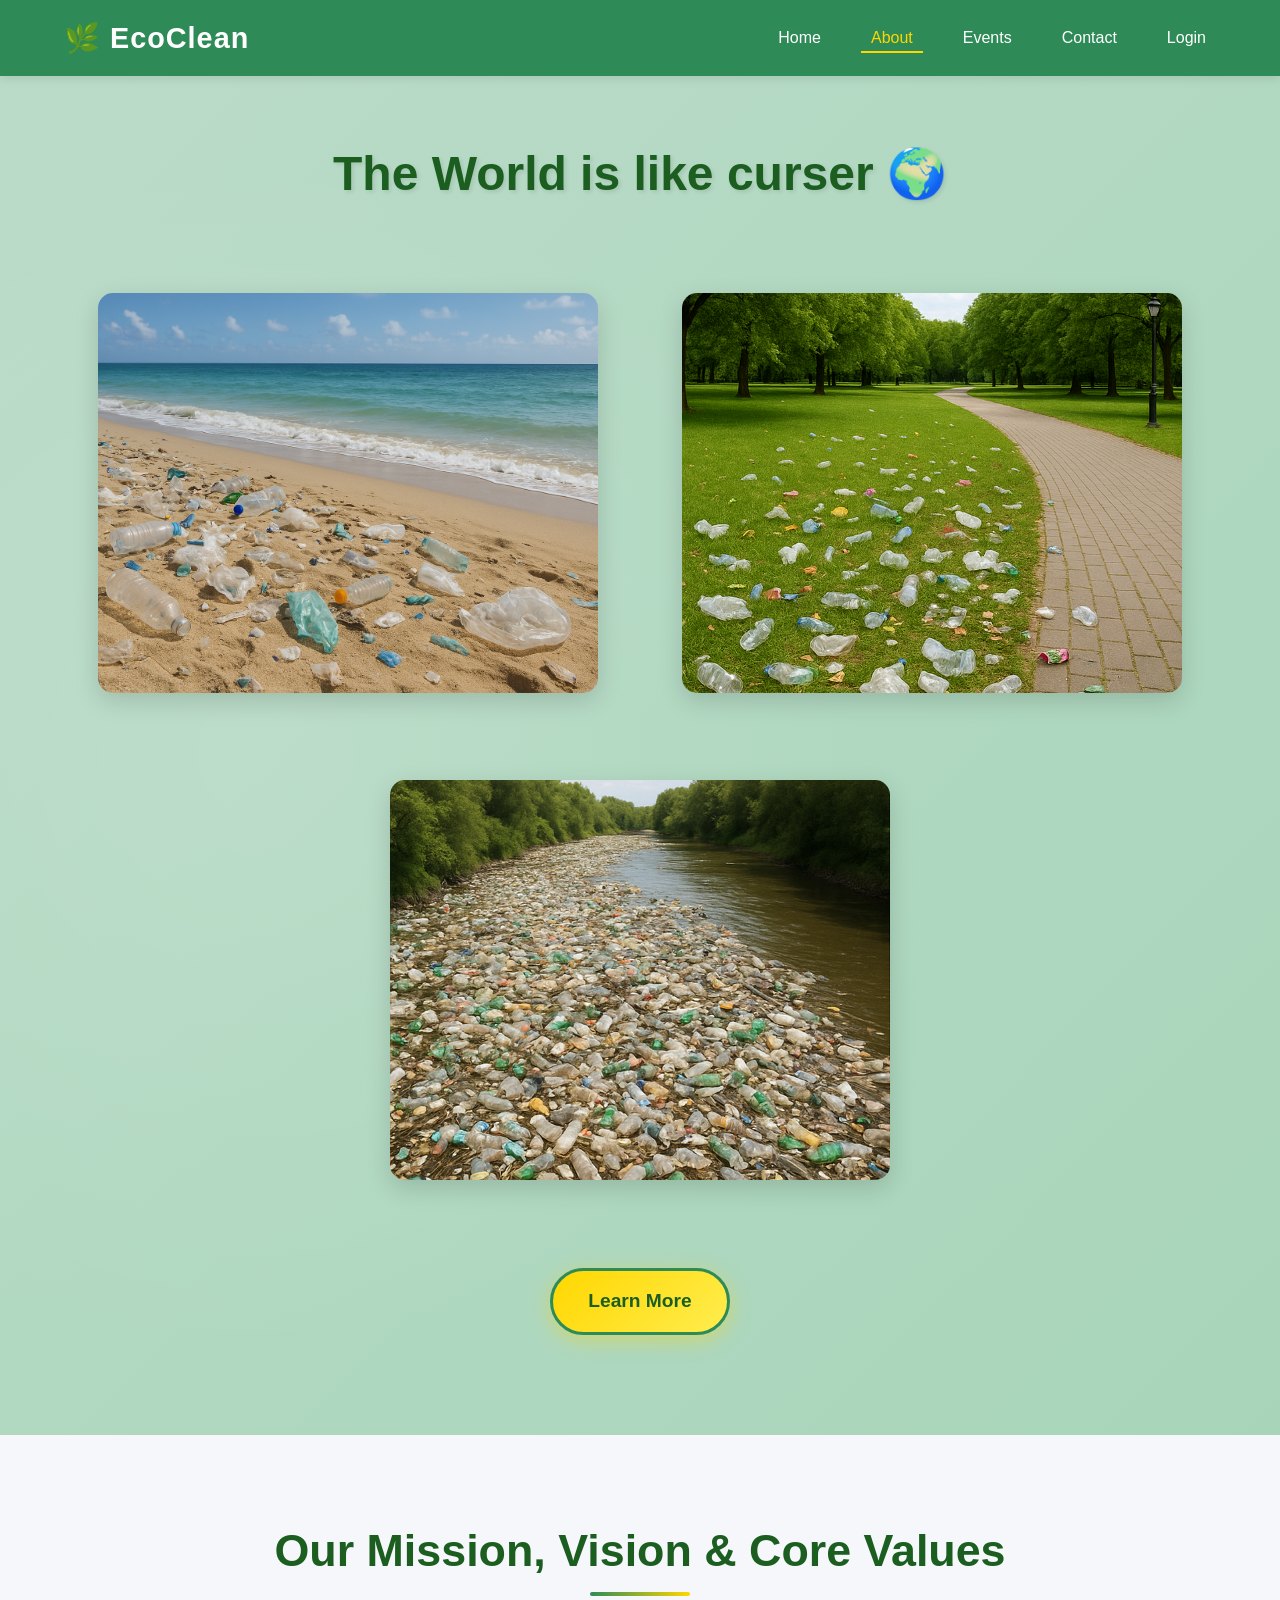
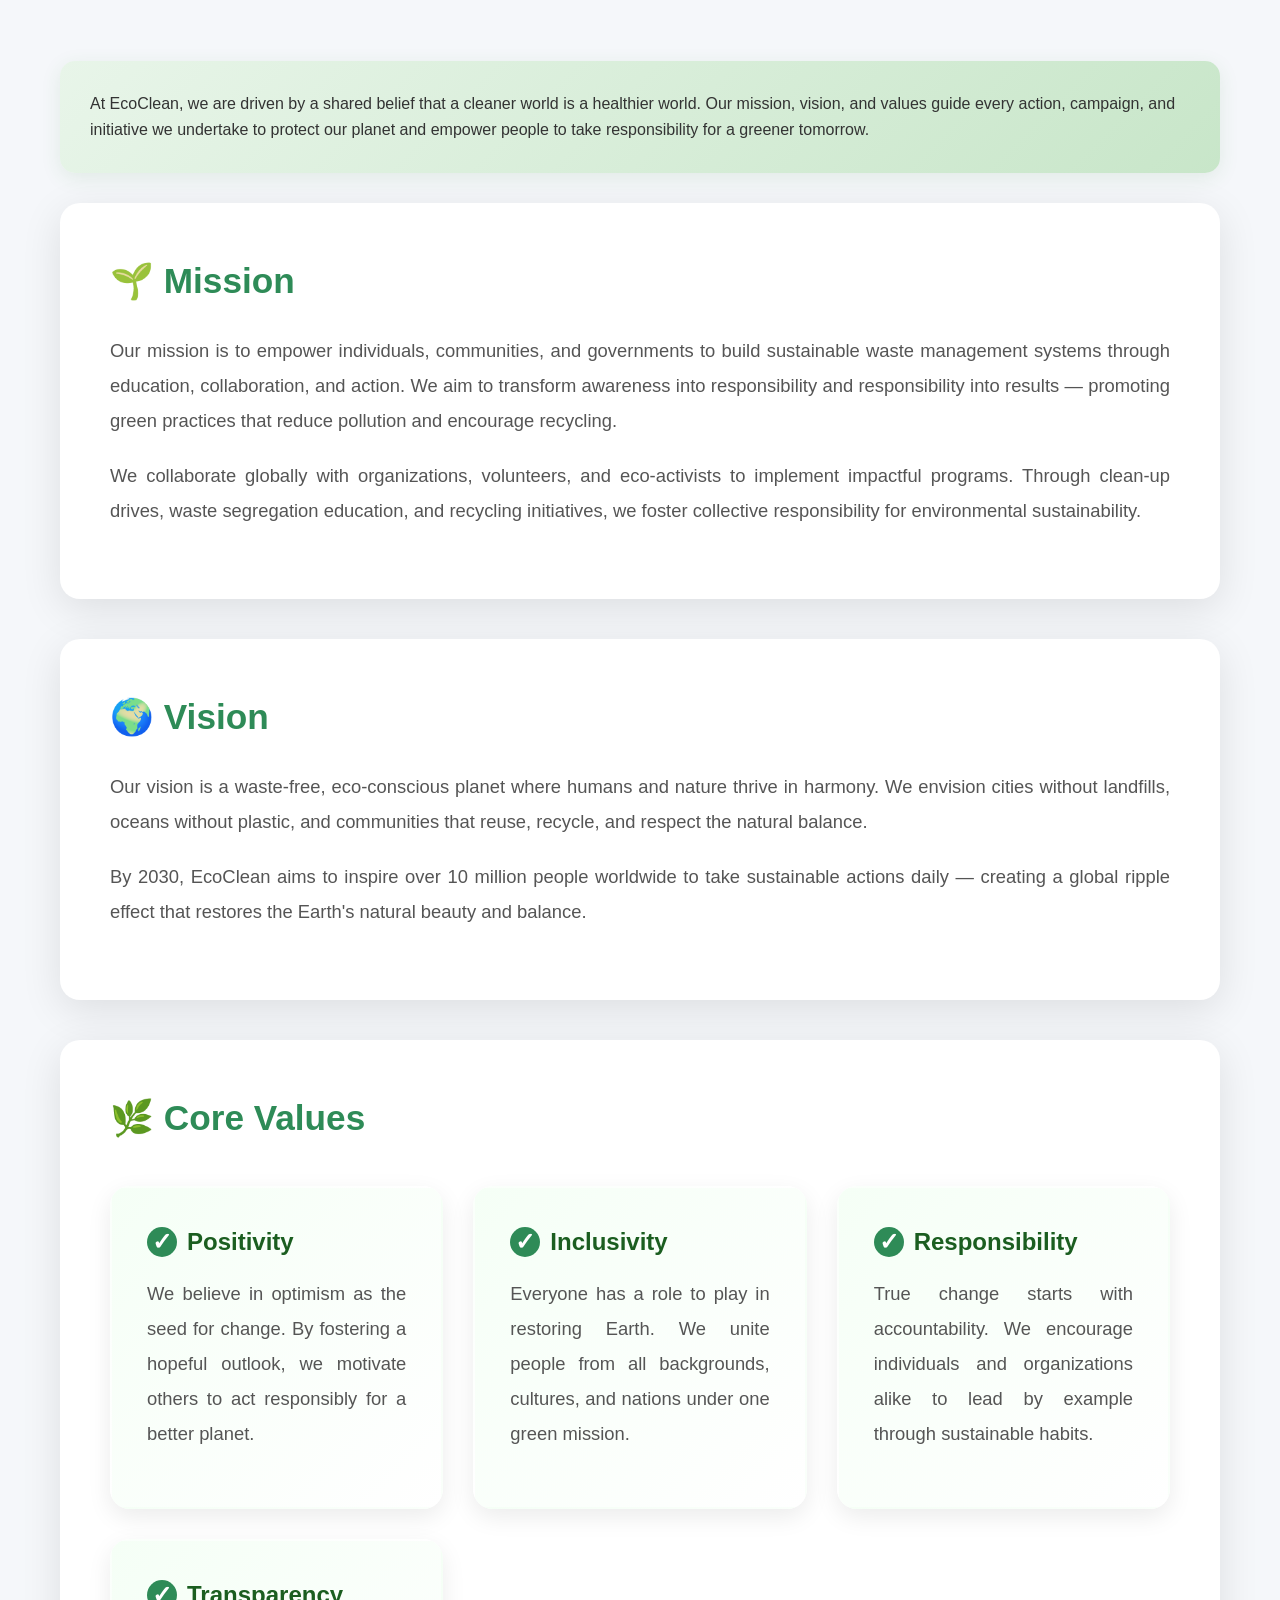
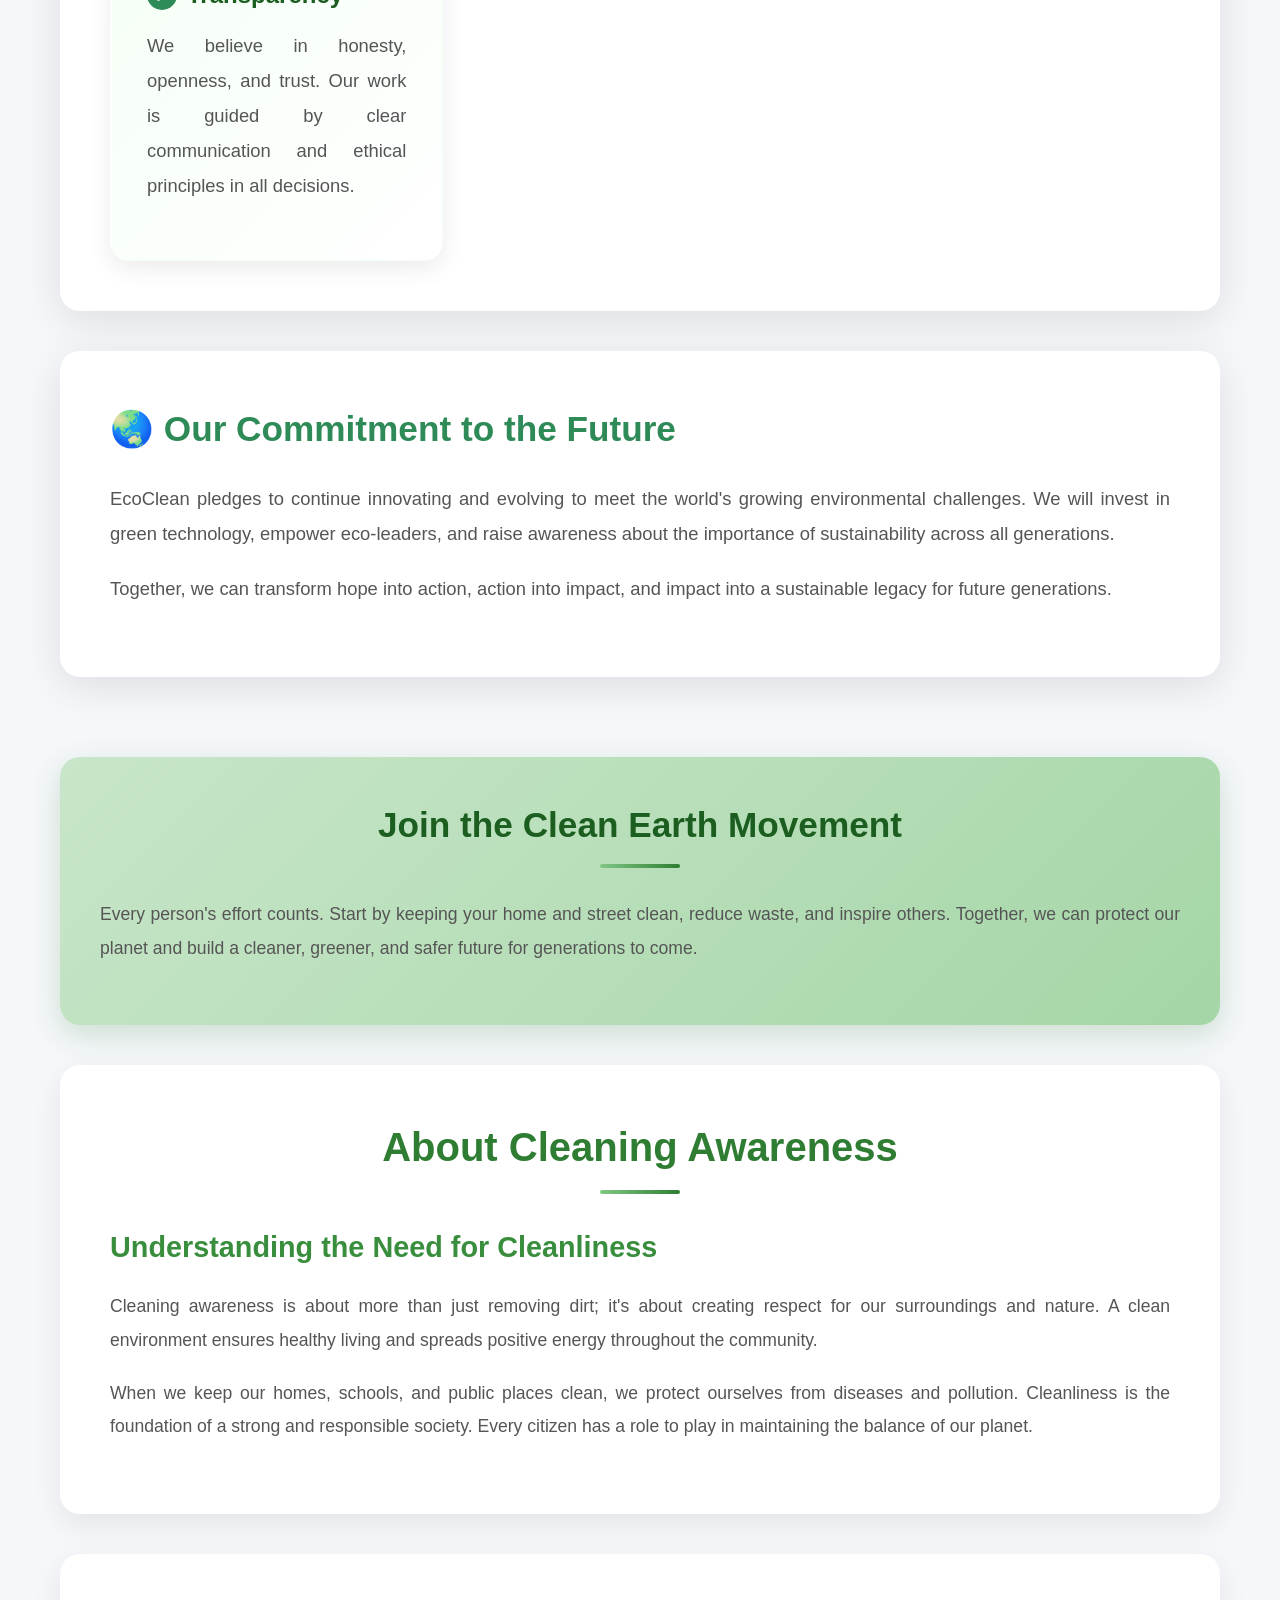
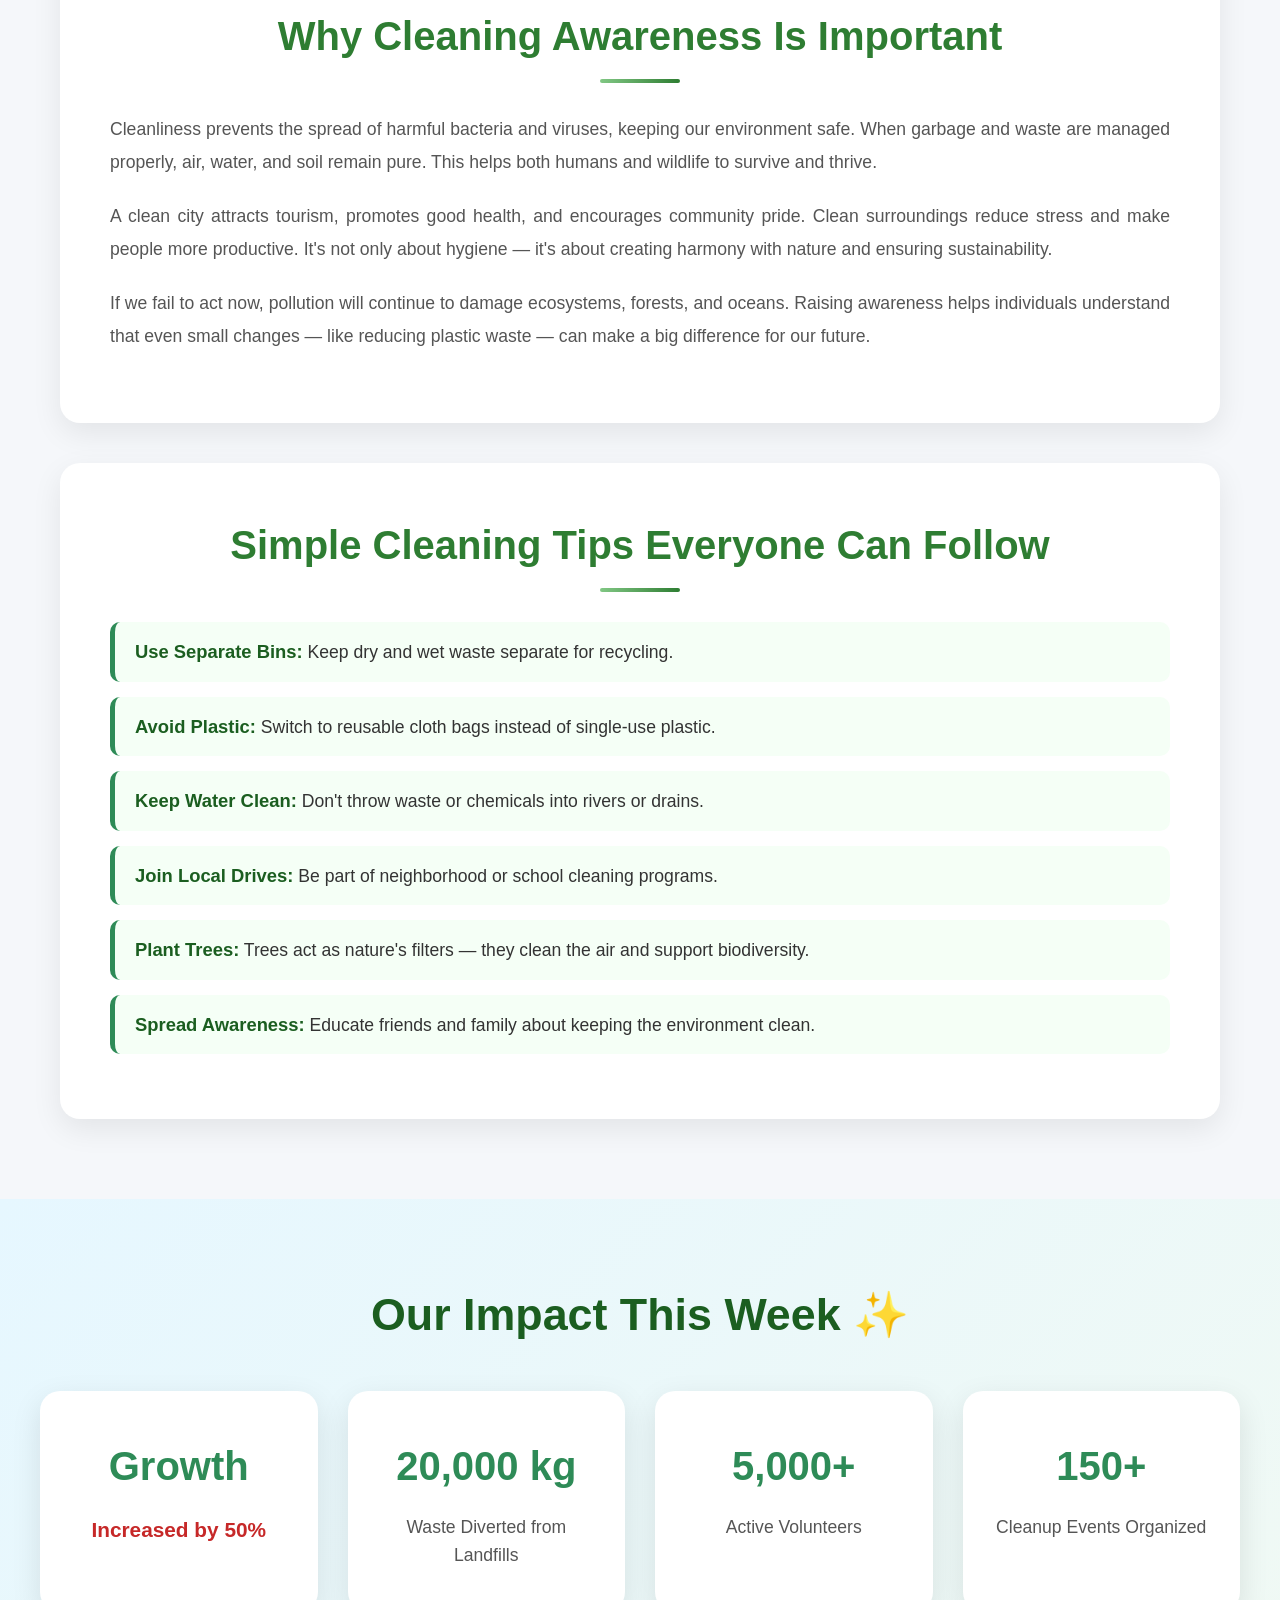
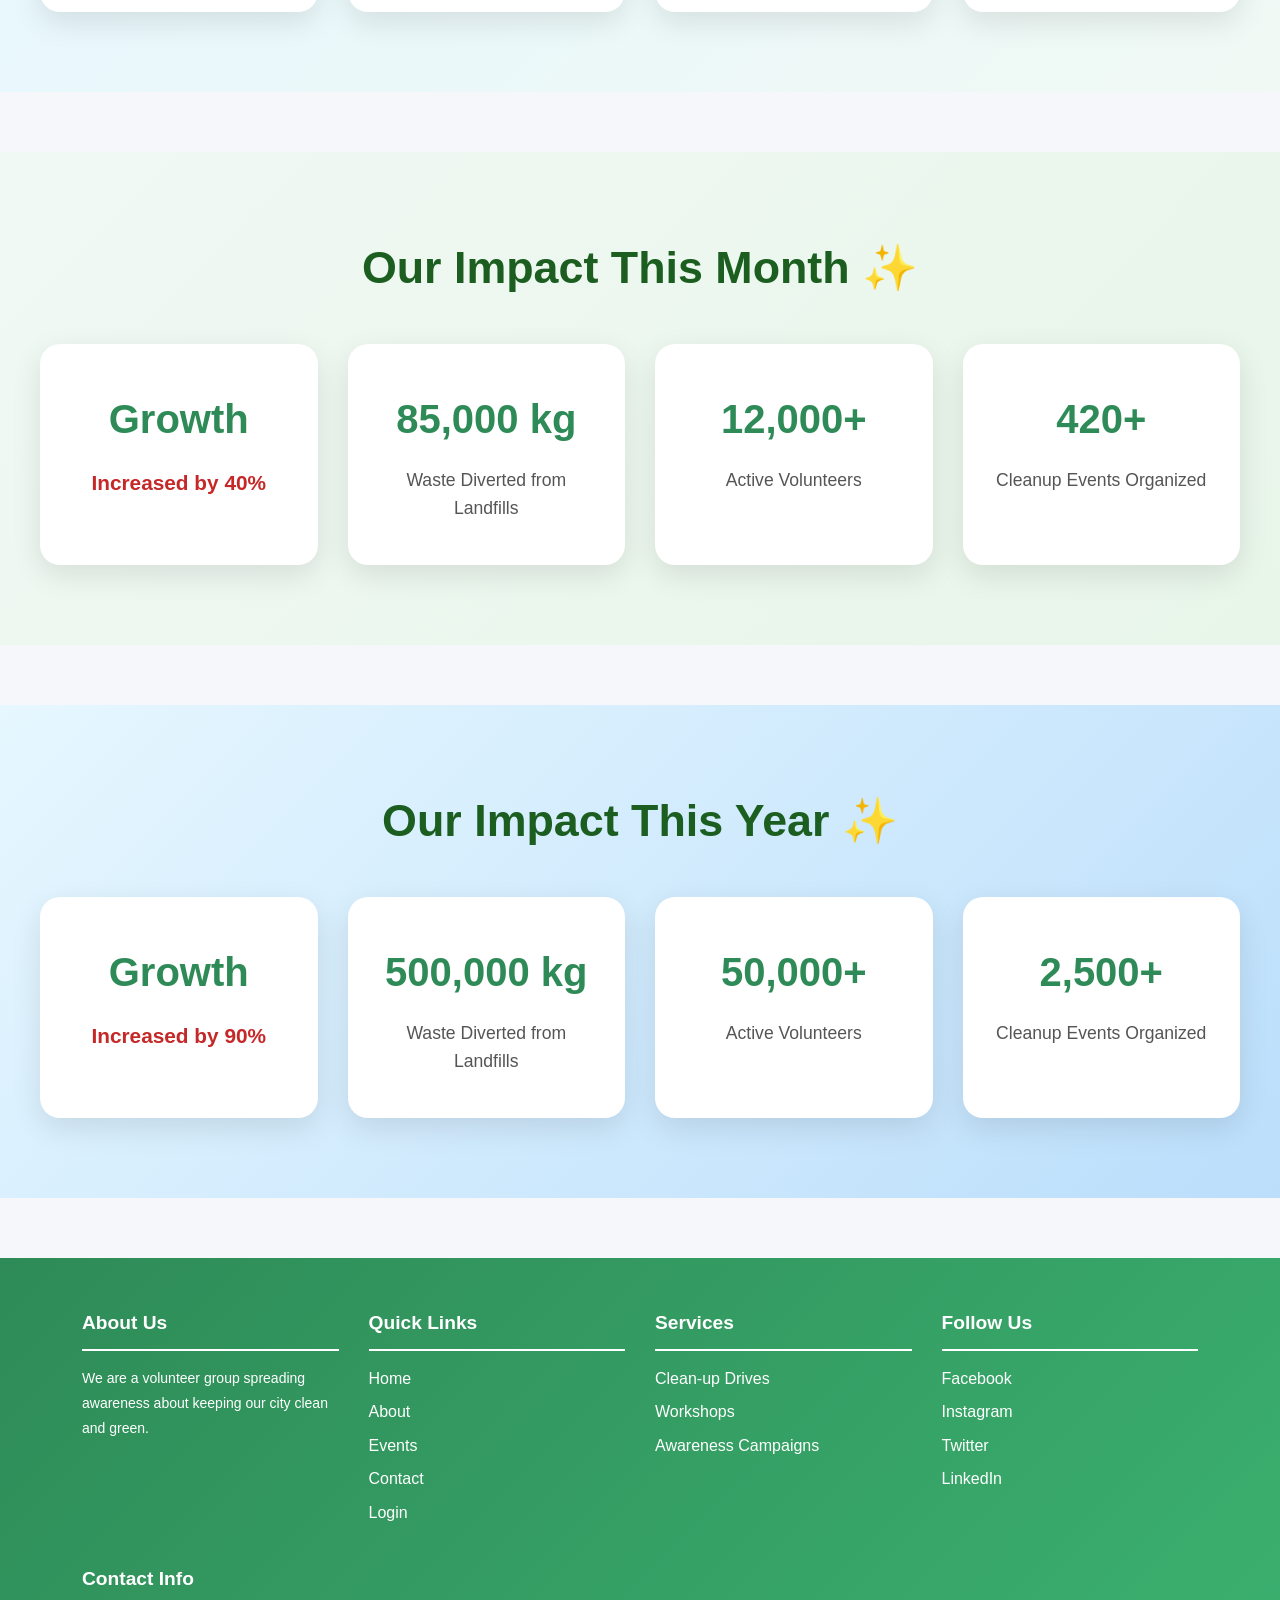
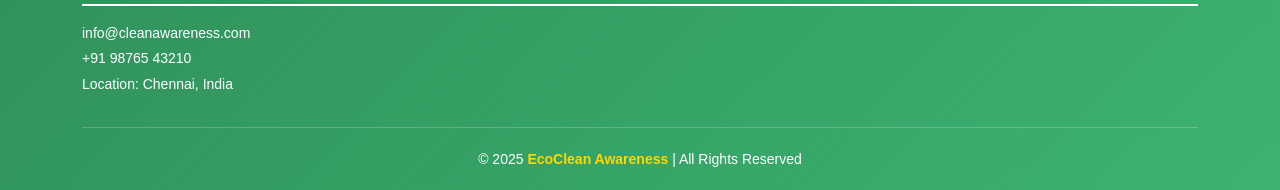
<file: frontend/pages/about.html>
<!DOCTYPE html>
<html lang="en">

<head>
    <meta charset="UTF-8">
    <meta name="viewport" content="width=device-width, initial-scale=1.0">
    <title>About EcoClean</title>
    <link rel="stylesheet" href="../styles/about.css">
    <link rel="icon" href="../assets/sustainability.png">
</head>

<body>
    <header>
        <div class="container">
            <nav>
                <h2 id="nav-logo">🌿 EcoClean</h2>
                <ul id="nav-menu">
                    <li><a href="../index.html">Home</a></li>
                    <li><a href="./about.html" class="active-page">About</a></li>
                    <li><a href="./events.html">Events</a></li>
                    <li><a href="./contact.html">Contact</a></li>
                    <li><a href="../index.html#auth-section">Login</a></li>
                </ul>
            </nav>
        </div>
    </header>

    <section class="page-hero">
        <div class="centre"><b>
                <p class="a1">The World is like curser 🌍</p>
            </b></div>

        <div class="hero-content">
            <img src="../assets/beach.withplatic (1).png" alt="Park Before" class="big-img size">
            <img src="../assets/beach.withplatic (2).png" alt="Park After" class="big-img2 size">
        </div>

        <div class="hero-content">
            <img src="../assets/park_polluted_real.png" alt="River Before" class="big-img size">
            <img src="../assets/park_clean_real.png" alt="River After" class="big-img2 size">
        </div>

        <div class="hero-content">
            <img src="../assets/river_polluted (1).png" alt="Beach Before" class="big-img size">
            <img src="../assets/river_clean.png" alt="Beach After" class="big-img2 size">
        </div>

        <div class="centre box">
            <a href="#mission">Learn More</a>
        </div>
    </section>

    <div class="mission-section" id="mission">
        <div class="section-header">
            <h2>Our Mission, Vision & Core Values</h2>
        </div>

        <div class="highlight-box">
            <p>
                At EcoClean, we are driven by a shared belief that a cleaner world is a healthier world. Our mission,
                vision, and values guide every action, campaign, and initiative we undertake to protect our planet and
                empower people to take responsibility for a greener tomorrow.
            </p>
        </div>

        <div class="mission-card">
            <h3>🌱 Mission</h3>
            <p>
                Our mission is to empower individuals, communities, and governments to build sustainable waste
                management systems through education, collaboration, and action. We aim to transform awareness into
                responsibility and responsibility into results — promoting green practices that reduce pollution and
                encourage recycling.
            </p>
            <p>
                We collaborate globally with organizations, volunteers, and eco-activists to implement impactful
                programs. Through clean-up drives, waste segregation education, and recycling initiatives, we foster
                collective responsibility for environmental sustainability.
            </p>
        </div>

        <div class="mission-card">
            <h3>🌍 Vision</h3>
            <p>
                Our vision is a waste-free, eco-conscious planet where humans and nature thrive in harmony. We envision
                cities without landfills, oceans without plastic, and communities that reuse, recycle, and respect the
                natural balance.
            </p>
            <p>
                By 2030, EcoClean aims to inspire over 10 million people worldwide to take sustainable actions daily —
                creating a global ripple effect that restores the Earth's natural beauty and balance.
            </p>
        </div>

        <div class="mission-card">
            <h3>🌿 Core Values</h3>
            <div class="values-grid">
                <div class="value-card">
                    <h4>Positivity</h4>
                    <p>We believe in optimism as the seed for change. By fostering a hopeful outlook, we motivate others
                        to act responsibly for a better planet.</p>
                </div>
                <div class="value-card">
                    <h4>Inclusivity</h4>
                    <p>Everyone has a role to play in restoring Earth. We unite people from all backgrounds, cultures,
                        and nations under one green mission.</p>
                </div>
                <div class="value-card">
                    <h4>Responsibility</h4>
                    <p>True change starts with accountability. We encourage individuals and organizations alike to lead
                        by example through sustainable habits.</p>
                </div>
                <div class="value-card">
                    <h4>Transparency</h4>
                    <p>We believe in honesty, openness, and trust. Our work is guided by clear communication and ethical
                        principles in all decisions.</p>
                </div>
            </div>
        </div>

        <div class="mission-card">
            <h3>🌏 Our Commitment to the Future</h3>
            <p>
                EcoClean pledges to continue innovating and evolving to meet the world's growing environmental
                challenges. We will invest in green technology, empower eco-leaders, and raise awareness about the
                importance of sustainability across all generations.
            </p>
            <p>
                Together, we can transform hope into action, action into impact, and impact into a sustainable legacy
                for future generations.
            </p>
        </div>
    </div>

    <main>
        <section class="cta">
            <h2>Join the Clean Earth Movement</h2>
            <p>
                Every person's effort counts. Start by keeping your home and street clean, reduce waste, and inspire
                others. Together, we can protect our planet and build a cleaner, greener, and safer future for
                generations to come.
            </p>
        </section>

        <section>
            <h2>About Cleaning Awareness</h2>
            <h3>Understanding the Need for Cleanliness</h3>
            <p>
                Cleaning awareness is about more than just removing dirt; it's about creating respect for our
                surroundings and nature. A clean environment ensures healthy living and spreads positive energy
                throughout the community.
            </p>
            <p>
                When we keep our homes, schools, and public places clean, we protect ourselves from diseases and
                pollution. Cleanliness is the foundation of a strong and responsible society. Every citizen has a role
                to play in maintaining the balance of our planet.
            </p>
        </section>

        <section class="importance">
            <h2>Why Cleaning Awareness Is Important</h2>
            <p>
                Cleanliness prevents the spread of harmful bacteria and viruses, keeping our environment safe. When
                garbage and waste are managed properly, air, water, and soil remain pure. This helps both humans and
                wildlife to survive and thrive.
            </p>
            <p>
                A clean city attracts tourism, promotes good health, and encourages community pride. Clean surroundings
                reduce stress and make people more productive. It's not only about hygiene — it's about creating harmony
                with nature and ensuring sustainability.
            </p>
            <p>
                If we fail to act now, pollution will continue to damage ecosystems, forests, and oceans. Raising
                awareness helps individuals understand that even small changes — like reducing plastic waste — can make
                a big difference for our future.
            </p>
        </section>

        <section class="tips">
            <h2>Simple Cleaning Tips Everyone Can Follow</h2>
            <ul>
                <li><b>Use Separate Bins:</b> Keep dry and wet waste separate for recycling.</li>
                <li><b>Avoid Plastic:</b> Switch to reusable cloth bags instead of single-use plastic.</li>
                <li><b>Keep Water Clean:</b> Don't throw waste or chemicals into rivers or drains.</li>
                <li><b>Join Local Drives:</b> Be part of neighborhood or school cleaning programs.</li>
                <li><b>Plant Trees:</b> Trees act as nature's filters — they clean the air and support biodiversity.
                </li>
                <li><b>Spread Awareness:</b> Educate friends and family about keeping the environment clean.</li>
            </ul>
        </section>
    </main>

    <div class="impact-section">
        <div class="impact-container">
            <h2>Our Impact This Week ✨</h2>
            <div class="impact-stats">
                <div class="stat-box">
                    <h3>Growth</h3>
                    <p id="green">Increased by 50%</p>
                </div>
                <div class="stat-box">
                    <h3>20,000 kg</h3>
                    <p>Waste Diverted from Landfills</p>
                </div>
                <div class="stat-box">
                    <h3>5,000+</h3>
                    <p>Active Volunteers</p>
                </div>
                <div class="stat-box">
                    <h3>150+</h3>
                    <p>Cleanup Events Organized</p>
                </div>
            </div>
        </div>
    </div>

    <div class="impact-section" style="background: linear-gradient(135deg, #f0f9f4, #e8f5e9);">
        <div class="impact-container">
            <h2>Our Impact This Month ✨</h2>
            <div class="impact-stats">
                <div class="stat-box">
                    <h3>Growth</h3>
                    <p id="green">Increased by 40%</p>
                </div>
                <div class="stat-box">
                    <h3>85,000 kg</h3>
                    <p>Waste Diverted from Landfills</p>
                </div>
                <div class="stat-box">
                    <h3>12,000+</h3>
                    <p>Active Volunteers</p>
                </div>
                <div class="stat-box">
                    <h3>420+</h3>
                    <p>Cleanup Events Organized</p>
                </div>
            </div>
        </div>
    </div>

    <div class="impact-section" style="background: linear-gradient(135deg, #e6f7ff, #bbdefb);">
        <div class="impact-container">
            <h2>Our Impact This Year ✨</h2>
            <div class="impact-stats">
                <div class="stat-box">
                    <h3>Growth</h3>
                    <p id="green">Increased by 90%</p>
                </div>
                <div class="stat-box">
                    <h3>500,000 kg</h3>
                    <p>Waste Diverted from Landfills</p>
                </div>
                <div class="stat-box">
                    <h3>50,000+</h3>
                    <p>Active Volunteers</p>
                </div>
                <div class="stat-box">
                    <h3>2,500+</h3>
                    <p>Cleanup Events Organized</p>
                </div>
            </div>
        </div>
    </div>


    <footer>
        <div class="container">
            <div class="footer-container">
                <div class="footer-section">
                    <h3>About Us</h3>
                    <p>
                        We are a volunteer group spreading awareness about keeping our
                        city clean and green.
                    </p>
                </div>

                <div class="footer-section">
                    <h3>Quick Links</h3>
                    <ul>
                        <li><a href="../index.html">Home</a></li>
                        <li><a href="./about.html">About</a></li>
                        <li><a href="./events.html">Events</a></li>
                        <li><a href="./contact.html">Contact</a></li>
                        <li><a href="../index.html#auth-section">Login</a></li>
                    </ul>
                </div>

                <div class="footer-section">
                    <h3>Services</h3>
                    <ul>
                        <li><a href="https://youtube.com/watch?v=uRhv5kIi7Is">Clean-up Drives</a></li>
                        <li><a href="https://nskfdc.nic.in/en/content/home/workshops">Workshops</a></li>
                        <li><a href="https://www.quantcast.com/wiki/term/awareness-campaign/">Awareness Campaigns</a>
                        </li>
                    </ul>
                </div>

                <div class="footer-section">
                    <h3>Follow Us</h3>
                    <ul>
                        <li><a
                                href="https://www.facebook.com/moayush/videos/cleanliness-is-a-way-of-life-not-just-a-fleeting-commitment-watch-this-video-to-/3262202010591812/">Facebook</a>
                        </li>
                        <li><a href="https://www.instagram.com/reel/DLHV_0JNCjk/">Instagram</a></li>
                        <li><a href="https://x.com/">Twitter</a></li>
                        <li><a href="https://www.linkedin.com/learning/productive-creativity">LinkedIn</a></li>
                    </ul>
                </div>

                <div class="footer-section">
                    <h3>Contact Info</h3>
                    <p>
                        <a href="mailto:info@cleanawareness.com">info@cleanawareness.com</a>
                    </p>
                    <p><a href="tel:+919876543210">+91 98765 43210</a></p>
                    <p>Location: Chennai, India</p>
                </div>
            </div>

            <p class="copyright">
                © 2025 <a href="https://copyright.gov.in/">EcoClean Awareness</a> | All Rights Reserved
            </p>
        </div>
    </footer>
    <script src="../js/navbar.js"></script>
</body>

</html>
</file>
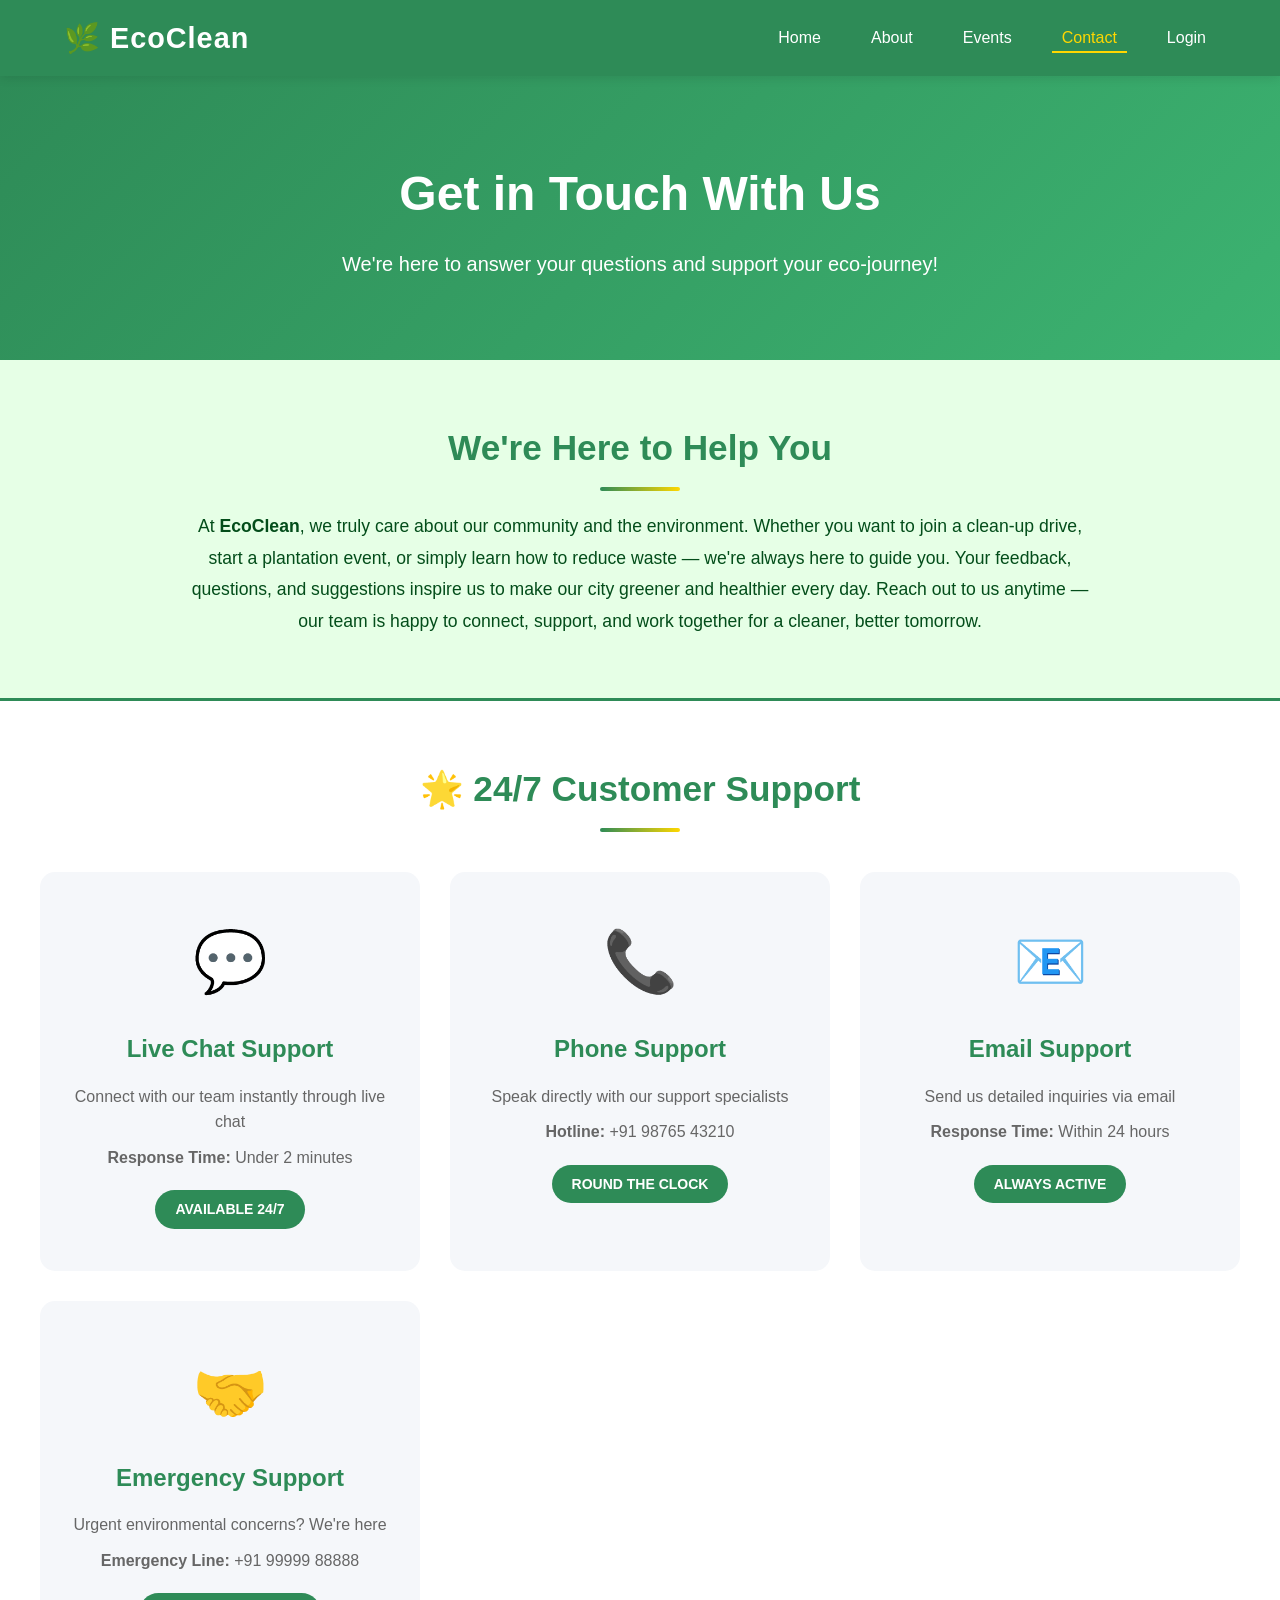
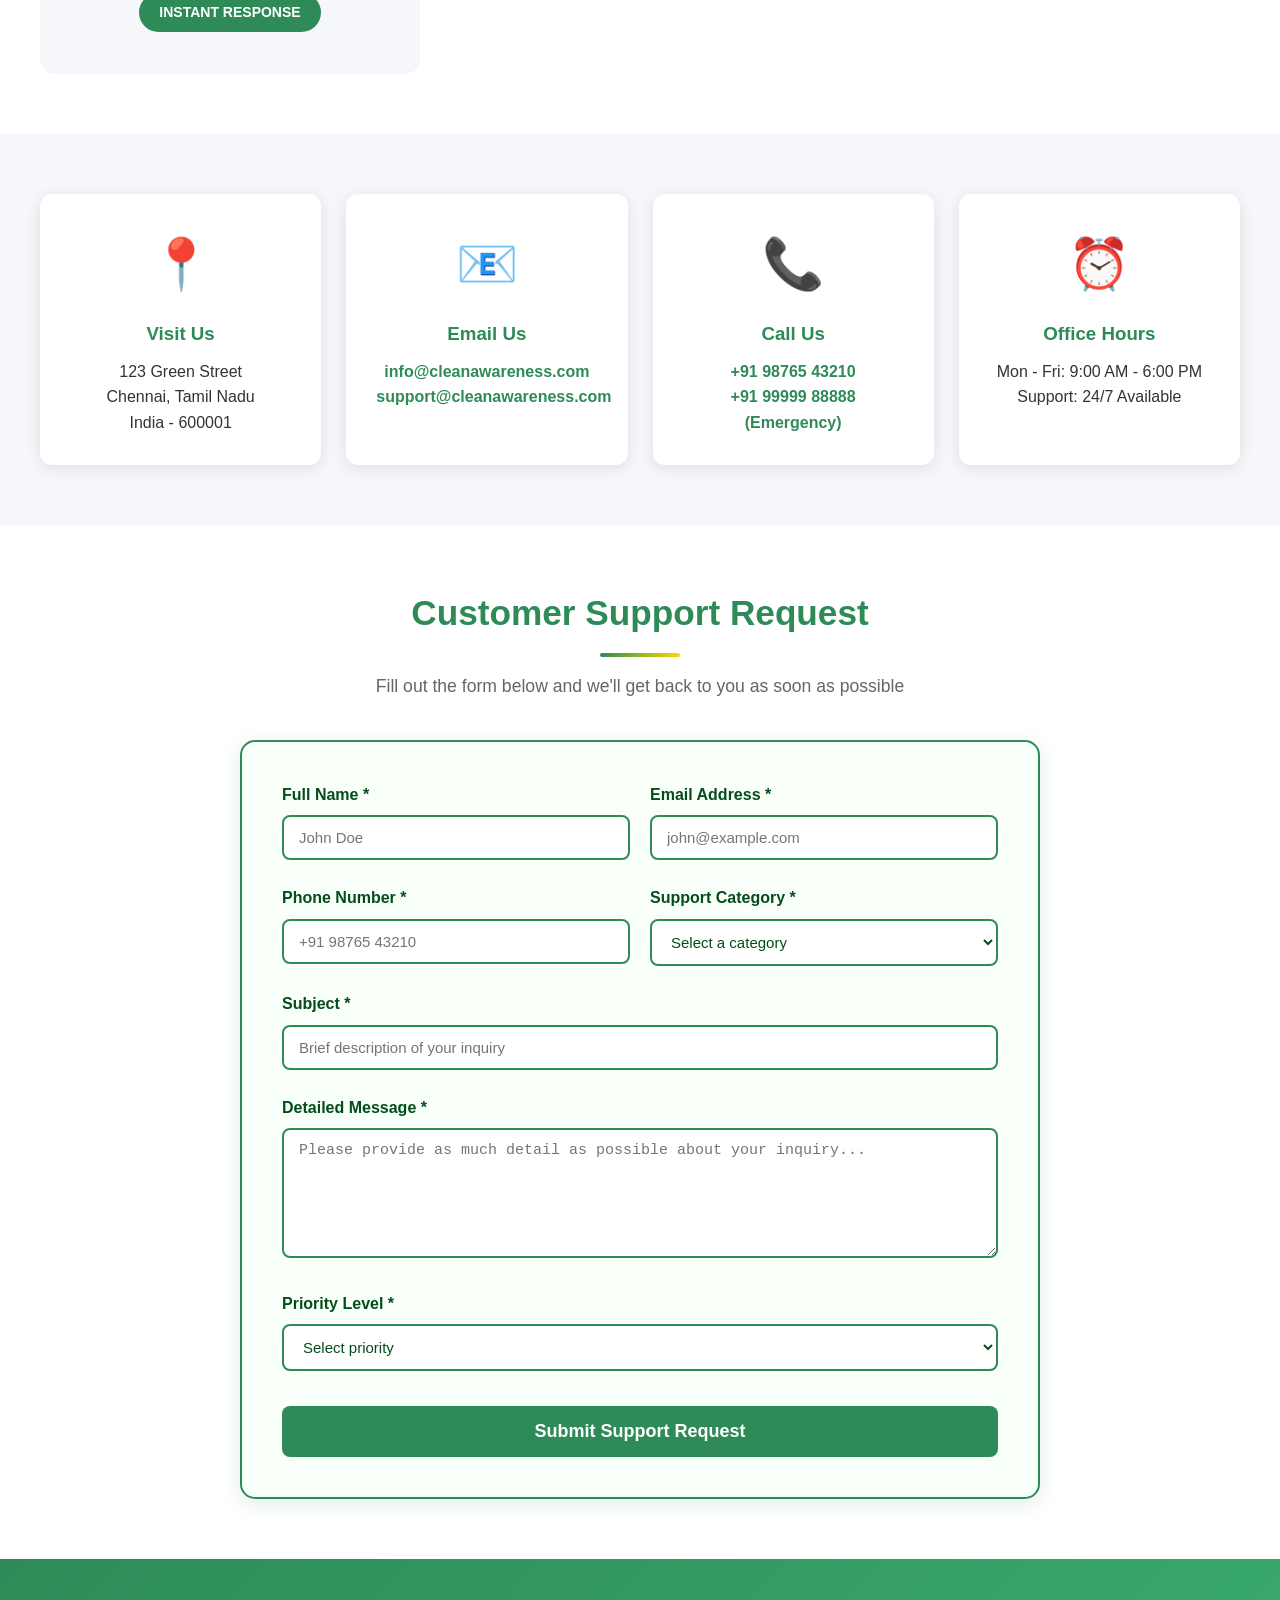
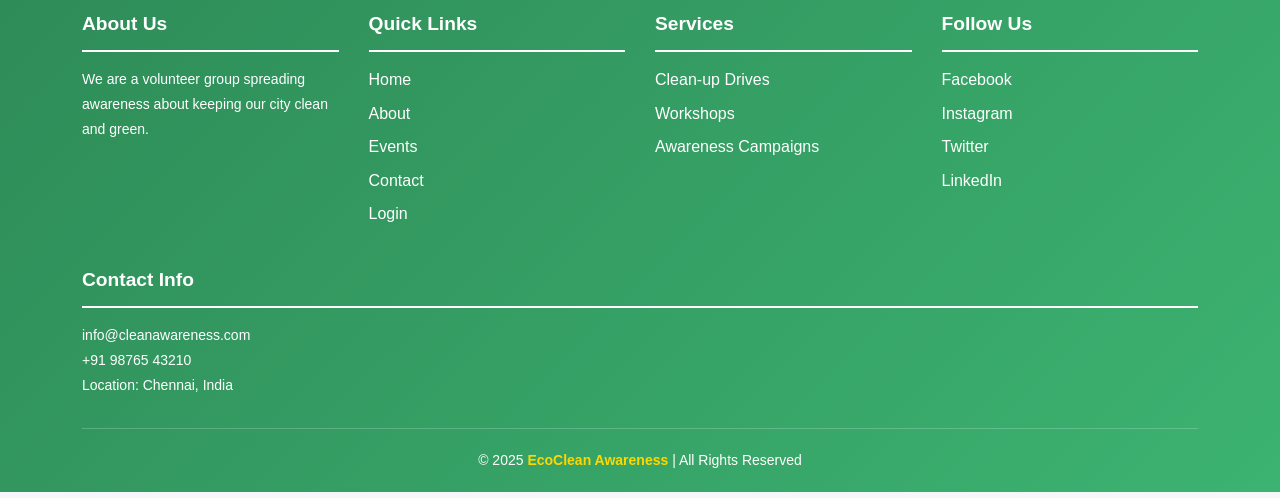
<file: frontend/pages/contact.html>
<!DOCTYPE html>
<html lang="en">

<head>
  <meta charset="UTF-8" />
  <meta name="viewport" content="width=device-width, initial-scale=1.0" />
  <title>Contact Us | EcoClean</title>
  <link rel="stylesheet" href="../styles/contact.css" />
  <link rel="icon" href="../assets/sustainability.png">
</head>

<body>
  <header>
    <div class="container">
      <nav>
        <h2 id="nav-logo">🌿 EcoClean</h2>
        <ul id="nav-menu">
          <li><a href="../index.html">Home</a></li>
          <li><a href="./about.html">About</a></li>
          <li><a href="./events.html">Events</a></li>
          <li><a href="./contact.html" class="active-page">Contact</a></li>
          <li><a href="../index.html#auth-section">Login</a></li>
        </ul>
      </nav>
    </div>
  </header>

  <section class="contact-hero">
    <h1>Get in Touch With Us</h1>
    <p>We're here to answer your questions and support your eco-journey!</p>
  </section>

  <section class="contact-about">
    <div class="contact-about-content">
      <h2>We're Here to Help You</h2>
      <p>
        At <strong>EcoClean</strong>, we truly care about our community and
        the environment. Whether you want to join a clean-up drive, start a
        plantation event, or simply learn how to reduce waste — we're always
        here to guide you. Your feedback, questions, and suggestions inspire
        us to make our city greener and healthier every day. Reach out to us
        anytime — our team is happy to connect, support, and work together for
        a cleaner, better tomorrow.
      </p>
    </div>
  </section>

  <section class="support-section">
    <h2>🌟 24/7 Customer Support</h2>
    <div class="support-container">
      <div class="support-card">
        <div class="support-icon">💬</div>
        <h3>Live Chat Support</h3>
        <p>Connect with our team instantly through live chat</p>
        <p><strong>Response Time:</strong> Under 2 minutes</p>
        <span class="support-badge">AVAILABLE 24/7</span>
      </div>

      <div class="support-card">
        <div class="support-icon">📞</div>
        <h3>Phone Support</h3>
        <p>Speak directly with our support specialists</p>
        <p><strong>Hotline:</strong> +91 98765 43210</p>
        <span class="support-badge">ROUND THE CLOCK</span>
      </div>

      <div class="support-card">
        <div class="support-icon">📧</div>
        <h3>Email Support</h3>
        <p>Send us detailed inquiries via email</p>
        <p><strong>Response Time:</strong> Within 24 hours</p>
        <span class="support-badge">ALWAYS ACTIVE</span>
      </div>

      <div class="support-card">
        <div class="support-icon">🤝</div>
        <h3>Emergency Support</h3>
        <p>Urgent environmental concerns? We're here</p>
        <p><strong>Emergency Line:</strong> +91 99999 88888</p>
        <span class="support-badge">INSTANT RESPONSE</span>
      </div>
    </div>
  </section>

  <section class="contact-methods">
    <div class="methods-container">
      <div class="method-card">
        <div class="method-icon">📍</div>
        <h3>Visit Us</h3>
        <p>123 Green Street<br />Chennai, Tamil Nadu<br />India - 600001</p>
      </div>

      <div class="method-card">
        <div class="method-icon">📧</div>
        <h3>Email Us</h3>
        <p>
          <a href="mailto:info@cleanawareness.com">info@cleanawareness.com</a>
        </p>
        <p>
          <a href="mailto:support@cleanawareness.com">support@cleanawareness.com</a>
        </p>
      </div>

      <div class="method-card">
        <div class="method-icon">📞</div>
        <h3>Call Us</h3>
        <p><a href="tel:+919876543210">+91 98765 43210</a></p>
        <p><a href="tel:+919999988888">+91 99999 88888 (Emergency)</a></p>
      </div>

      <div class="method-card">
        <div class="method-icon">⏰</div>
        <h3>Office Hours</h3>
        <p>Mon - Fri: 9:00 AM - 6:00 PM</p>
        <p>Support: 24/7 Available</p>
      </div>
    </div>
  </section>

  <section class="form-section" id="contact">
    <h2>Customer Support Request</h2>
    <p class="form-subtitle">
      Fill out the form below and we'll get back to you as soon as possible
    </p>

    <form class="support-form">
      <div class="form-row">
        <div class="form-group">
          <label for="name">Full Name *</label>
          <input type="text" id="name" placeholder="John Doe" required />
        </div>

        <div class="form-group">
          <label for="email">Email Address *</label>
          <input type="email" id="email" placeholder="john@example.com" required />
        </div>
      </div>

      <div class="form-row">
        <div class="form-group">
          <label for="phone">Phone Number *</label>
          <input type="tel" id="phone" placeholder="+91 98765 43210" required />
        </div>

        <div class="form-group">
          <label for="category">Support Category *</label>
          <select id="category" required>
            <option value="">Select a category</option>
            <option value="general">General Inquiry</option>
            <option value="volunteer">Volunteer Information</option>
            <option value="event">Event Registration</option>
            <option value="partnership">Partnership Opportunity</option>
            <option value="complaint">Report an Issue</option>
            <option value="feedback">Feedback & Suggestions</option>
            <option value="technical">Technical Support</option>
          </select>
        </div>
      </div>

      <div class="form-group">
        <label for="subject">Subject *</label>
        <input type="text" id="subject" placeholder="Brief description of your inquiry" required />
      </div>

      <div class="form-group">
        <label for="message">Detailed Message *</label>
        <textarea id="message" rows="6" placeholder="Please provide as much detail as possible about your inquiry..."
          required></textarea>
      </div>

      <!-- <div class="form-group">
        <label for="photo">Attach Photo/Document (Optional)</label>
        <p style="font-size: 13px; color: #666; margin-bottom: 10px">
          Upload images related to your inquiry (Max: 5MB | Formats: JPG, PNG,
          PDF)
        </p>
        <div class="file-upload-wrapper">
          <label for="photo" class="file-upload-label">
            <span>📎</span>
            <span>Choose File</span>
          </label>
          <input type="file" id="photo" accept="image/jpeg,image/png,application/pdf"
            onchange="displayFileName(this)" />
        </div>
        <div id="file-name" class="file-name">No file chosen</div>
      </div> -->

      <div class="form-group">
        <label for="priority">Priority Level *</label>
        <select id="priority" required>
          <option value="">Select priority</option>
          <option value="low">Low - General question</option>
          <option value="medium">Medium - Need response soon</option>
          <option value="high">High - Urgent matter</option>
          <option value="emergency">
            Emergency - Immediate attention needed
          </option>
        </select>
      </div>

      <button type="submit" class="submit-btn">Submit Support Request</button>
    </form>
  </section>


  <footer>
    <div class="container">
      <div class="footer-container">
        <div class="footer-section">
          <h3>About Us</h3>
          <p>
            We are a volunteer group spreading awareness about keeping our
            city clean and green.
          </p>
        </div>

        <div class="footer-section">
          <h3>Quick Links</h3>
          <ul>
            <li><a href="../index.html">Home</a></li>
            <li><a href="./about.html">About</a></li>
            <li><a href="./events.html">Events</a></li>
            <li><a href="./contact.html">Contact</a></li>
            <li><a href="../index.html#auth-section">Login</a></li>
          </ul>
        </div>

        <div class="footer-section">
          <h3>Services</h3>
          <ul>
            <li>
              <a href="https://youtube.com/watch?v=uRhv5kIi7Is">Clean-up Drives</a>
            </li>
            <li>
              <a href="https://nskfdc.nic.in/en/content/home/workshops">Workshops</a>
            </li>
            <li>
              <a href="https://www.quantcast.com/wiki/term/awareness-campaign/">Awareness Campaigns</a>
            </li>
          </ul>
        </div>

        <div class="footer-section">
          <h3>Follow Us</h3>
          <ul>
            <li>
              <a
                href="https://www.facebook.com/moayush/videos/cleanliness-is-a-way-of-life-not-just-a-fleeting-commitment-watch-this-video-to-/3262202010591812/">Facebook</a>
            </li>
            <li>
              <a href="https://www.instagram.com/reel/DLHV_0JNCjk/">Instagram</a>
            </li>
            <li><a href="https://x.com/">Twitter</a></li>
            <li>
              <a href="https://www.linkedin.com/learning/productive-creativity">LinkedIn</a>
            </li>
          </ul>
        </div>

        <div class="footer-section">
          <h3>Contact Info</h3>
          <p>
            <a href="mailto:info@cleanawareness.com">info@cleanawareness.com</a>
          </p>
          <p><a href="tel:+919876543210">+91 98765 43210</a></p>
          <p>Location: Chennai, India</p>
        </div>
      </div>

      <p class="copyright">
        © 2025 <a href="https://copyright.gov.in/">EcoClean Awareness</a> |
        All Rights Reserved
      </p>
    </div>
  </footer>

  <script>
    function displayFileName(input) {
      const fileName = input.files[0]?.name || "No file chosen";
      document.getElementById("file-name").textContent = fileName;
    }

    // Simple FAQ toggle for demonstration
    document.querySelectorAll(".faq-question").forEach((button) => {
      button.addEventListener("click", () => {
        const faqItem = button.closest(".faq-item");
        faqItem.classList.toggle("active");
      });
    });
  </script>
  <script src="../js/navbar.js"></script>
  <script src="../js/config.js"></script>
  <script src="../js/contact.js"></script>
</body>

</html>
</file>
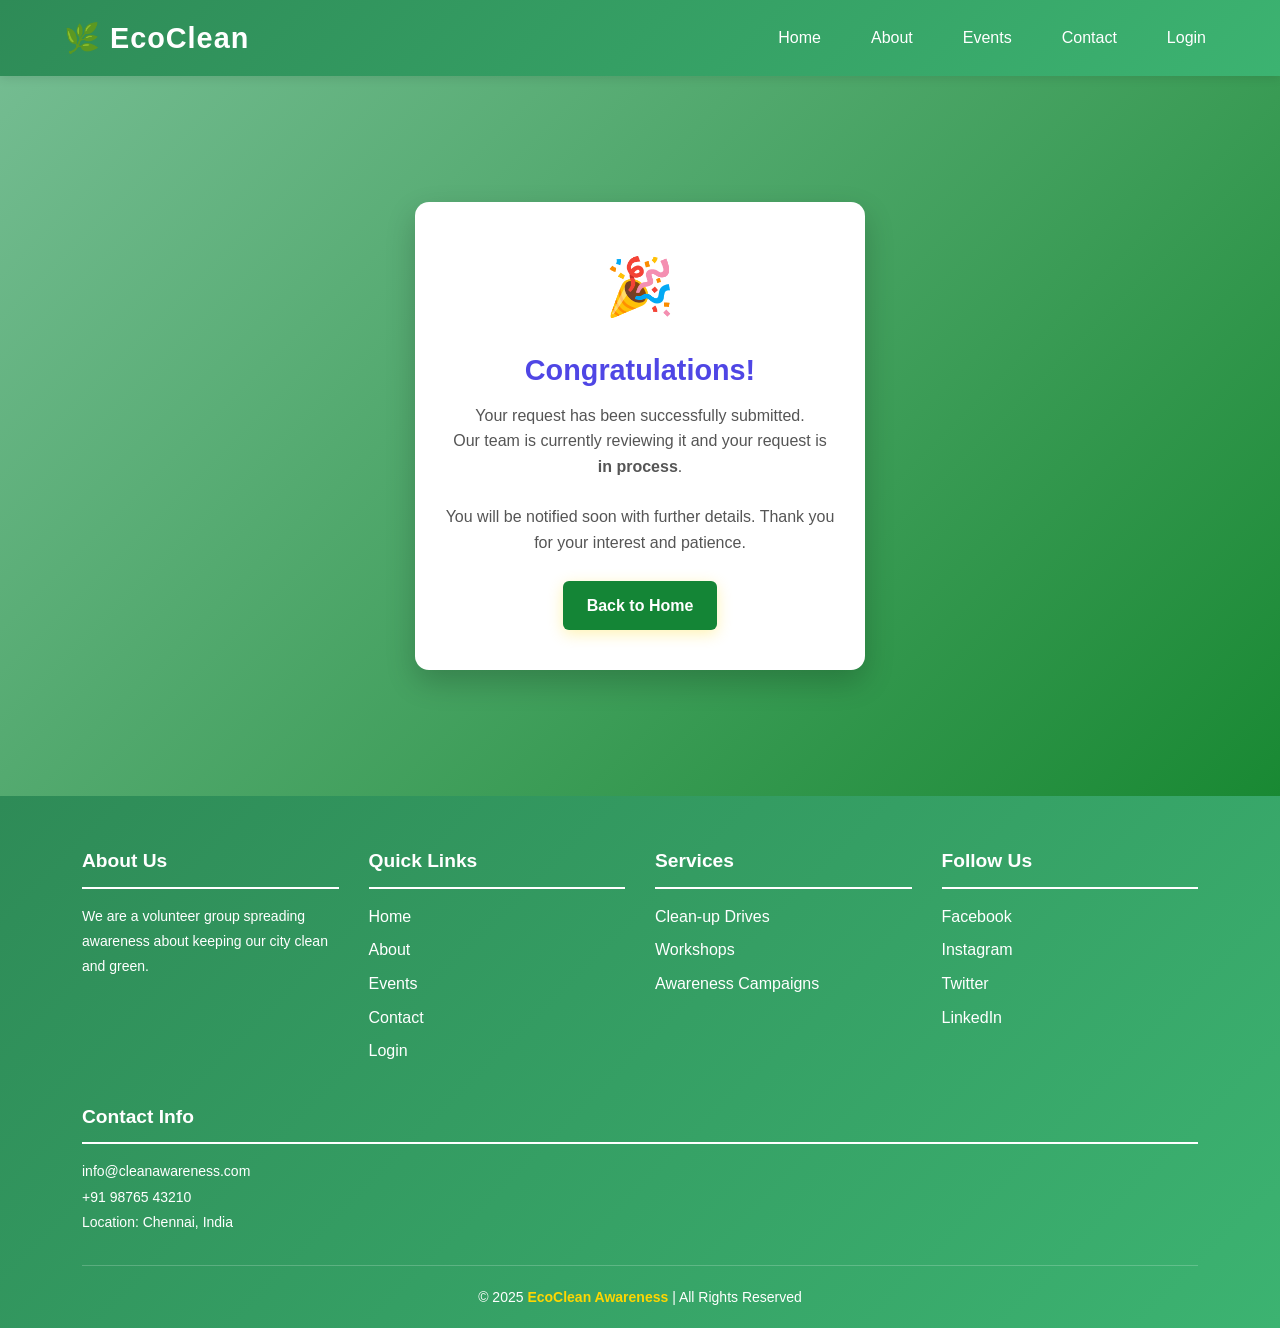
<file: frontend/pages/greet.html>
<!DOCTYPE html>
<html lang="en">

<head>
  <meta charset="UTF-8" />
  <meta name="viewport" content="width=device-width, initial-scale=1.0" />
  <title>Request in Process</title>

  <link rel="stylesheet" href="../styles/greet.css" />
</head>

<body>
  <header>
    <div class="container">
      <nav>
        <h2 id="nav-logo">🌿 EcoClean</h2>
        <ul id="nav-menu">
          <li><a href="../index.html">Home</a></li>
          <li><a href="./about.html">About</a></li>
          <li><a href="./events.html">Events</a></li>
          <li><a href="./contact.html">Contact</a></li>
          <li><a href="../index.html#auth-section">Login</a></li>
        </ul>
      </nav>
    </div>
  </header>

  <div class="thnx-body">
    <div class="card">
      <div class="icon">🎉</div>
      <h1>Congratulations!</h1>
      <p>
        Your request has been successfully submitted.<br />
        Our team is currently reviewing it and your request is <strong>in process</strong>.
      </p>
      <p>
        You will be notified soon with further details. Thank you for your interest and patience.
      </p>
      <a href="../index.html" class="btn">Back to Home</a>
    </div>
  </div>

  <footer>
    <div class="container">
      <div class="footer-container">
        <div class="footer-section">
          <h3>About Us</h3>
          <p>
            We are a volunteer group spreading awareness about keeping our
            city clean and green.
          </p>
        </div>

        <div class="footer-section">
          <h3>Quick Links</h3>
          <ul>
            <li><a href="../index.html">Home</a></li>
            <li><a href="./about.html">About</a></li>
            <li><a href="./events.html">Events</a></li>
            <li><a href="./contact.html">Contact</a></li>
            <li><a href="../index.html#auth-section">Login</a></li>
          </ul>
        </div>

        <div class="footer-section">
          <h3>Services</h3>
          <ul>
            <li><a href="https://youtube.com/watch?v=uRhv5kIi7Is">Clean-up Drives</a></li>
            <li><a href="https://nskfdc.nic.in/en/content/home/workshops">Workshops</a></li>
            <li><a href="https://www.quantcast.com/wiki/term/awareness-campaign/">Awareness Campaigns</a></li>
          </ul>
        </div>

        <div class="footer-section">
          <h3>Follow Us</h3>
          <ul>
            <li><a
                href="https://www.facebook.com/moayush/videos/cleanliness-is-a-way-of-life-not-just-a-fleeting-commitment-watch-this-video-to-/3262202010591812/">Facebook</a>
            </li>
            <li><a href="https://www.instagram.com/reel/DLHV_0JNCjk/">Instagram</a></li>
            <li><a href="https://x.com/">Twitter</a></li>
            <li><a href="https://www.linkedin.com/learning/productive-creativity">LinkedIn</a></li>
          </ul>
        </div>

        <div class="footer-section">
          <h3>Contact Info</h3>
          <p>
            <a href="mailto:info@cleanawareness.com">info@cleanawareness.com</a>
          </p>
          <p><a href="tel:+919876543210">+91 98765 43210</a></p>
          <p>Location: Chennai, India</p>
        </div>
      </div>

      <p class="copyright">
        © 2025 <a href="https://copyright.gov.in/">EcoClean Awareness</a> | All Rights Reserved
      </p>
    </div>
  </footer>
</body>

</html>
</file>
<file: frontend/styles/about.css>
/* ========================================
   COMMON STYLES (from style.css)
   ======================================== */

* {
  margin: 0;
  padding: 0;
  box-sizing: border-box;
}

body {
  font-family: "Segoe UI", Tahoma, Geneva, Verdana, sans-serif;
  line-height: 1.6;
  color: #333;
  background: #f5f7fa;
}

a {
  text-decoration: none;
  color: inherit;
}

img {
  max-width: 100%;
  height: auto;
}

/* Header */
header {
  background-color: #2e8b57;
  color: white;
  padding: 15px 0;
  position: sticky;
  top: 0;
  z-index: 1000;
  box-shadow: 0 2px 10px rgba(0, 0, 0, 0.1);
  transition: background-color 0.3s;
}

header:hover {
  background-color: #3cb371;
}

.container {
  width: 90%;
  max-width: 1200px;
  margin: auto;
}

nav {
  display: flex;
  justify-content: space-between;
  align-items: center;
}

#nav-logo {
  font-size: 1.8rem;
  font-weight: bold;
  letter-spacing: 1px;
}

#nav-menu {
  display: flex;
  list-style: none;
  gap: 30px;
  align-items: center;
}

#nav-menu li a {
  font-weight: 500;
  transition: color 0.3s;
  padding: 5px 10px;
}

#nav-menu li a:hover {
  color: #ffd700;
}

.active-page {
  color: #ffd700;
  border-bottom: 2px solid #ffd700;
  padding-bottom: 3px;
}

#nav-menu li a img {
  vertical-align: middle;
  transition: transform 0.3s;
}

#nav-menu li a:hover img {
  transform: scale(1.1);
}

.btn {
  background-color: #ffd700;
  color: #2e8b57;
  padding: 15px 35px;
  border-radius: 30px;
  font-weight: bold;
  font-size: 1.1rem;
  transition: all 0.3s;
  display: inline-block;
  box-shadow: 0 4px 15px rgba(255, 215, 0, 0.3);
}

.btn:hover {
  background-color: #ffed4e;
  transform: translateY(-3px);
  box-shadow: 0 6px 20px rgba(255, 215, 0, 0.5);
}

/* Footer */
footer {
  background: linear-gradient(135deg, #2e8b57, #3cb371);
  color: white;
  padding: 50px 20px 20px;
}

.footer-container {
  display: flex;
  justify-content: space-between;
  flex-wrap: wrap;
  gap: 30px;
  margin-bottom: 30px;
}

.footer-section {
  flex: 1;
  min-width: 200px;
}

.footer-section h3 {
  border-bottom: 2px solid white;
  padding-bottom: 10px;
  margin-bottom: 15px;
  font-size: 1.2rem;
}

.footer-section ul {
  list-style: none;
  padding: 0;
}

.footer-section li {
  margin: 8px 0;
  transition: transform 0.2s;
}

.footer-section li:hover {
  transform: translateX(5px);
}

.footer-section a {
  color: white;
  transition: color 0.3s;
}

.footer-section a:hover {
  color: #ffd700;
}

.footer-section p {
  font-size: 14px;
  line-height: 1.8;
}

.copyright {
  text-align: center;
  padding-top: 20px;
  border-top: 1px solid rgba(255, 255, 255, 0.2);
  font-size: 14px;
}

.copyright a {
  color: #ffd700;
  font-weight: bold;
}

/* Responsive */
@media (max-width: 768px) {
  #nav-menu {
    flex-direction: column;
    gap: 15px;
  }

  .footer-container {
    flex-direction: column;
  }
}

/* ========================================
   ABOUT PAGE SPECIFIC STYLES
   ======================================== */

.page-hero {
  background: linear-gradient(135deg, #badbc8 0%, #a8d5ba 100%);
  padding: 60px 20px;
  text-align: center;
  position: relative;
  overflow: hidden;
}

.page-hero::before {
  content: "";
  position: absolute;
  top: 0;
  left: 0;
  right: 0;
  bottom: 0;
  background: radial-gradient(circle at 20% 50%,
      rgba(255, 255, 255, 0.1) 0%,
      transparent 50%);
  pointer-events: none;
}

.centre {
  font-size: 3rem;
  margin-bottom: 40px;
  animation: fadeInDown 1s ease-out;
  position: relative;
  z-index: 1;
}

@keyframes fadeInDown {
  from {
    opacity: 0;
    transform: translateY(-50px);
  }

  to {
    opacity: 1;
    transform: translateY(0);
  }
}

.a1 {
  color: #1b5e20;
  text-shadow: 2px 2px 4px rgba(0, 0, 0, 0.1);
}

.hero-content {
  position: relative;
  display: inline-block;
  padding: 20px;
  margin: 20px;
  animation: fadeInUp 0.8s ease-out;
}

@keyframes fadeInUp {
  from {
    opacity: 0;
    transform: translateY(100px);
  }

  to {
    opacity: 1;
    transform: translateY(0);
  }
}

.size {
  width: 500px;
  height: 400px;
  object-fit: cover;
  border-radius: 15px;
  box-shadow: 0 8px 25px rgba(0, 0, 0, 0.15);
  transition: opacity 0.4s ease-in-out;
}

.big-img2 {
  width: 500px;
  height: 400px;
  position: absolute;
  border-radius: 15px;
  top: 20px;
  left: 20px;
  opacity: 0;
  transition: opacity 0.4s ease-in-out;
  box-shadow: 0 8px 25px rgba(0, 0, 0, 0.15);
}

.hero-content:hover .big-img2 {
  opacity: 1;
}

.hero-content:hover .big-img {
  opacity: 0;
}

.box {
  width: fit-content;
  padding: 15px 35px;
  background: linear-gradient(135deg, #ffd700, #ffed4e);
  border-radius: 50px;
  border: 3px solid #2e8b57;
  margin: 40px auto;
  font-weight: bold;
  font-size: 1.2rem;
  box-shadow: 0 5px 20px rgba(255, 215, 0, 0.4);
  transition: all 0.3s;
  animation: pulse 2s infinite;
}

.box:hover {
  transform: translateY(-3px) scale(1.05);
  box-shadow: 0 8px 30px rgba(255, 215, 0, 0.6);
}

.box a {
  color: #1b5e20;
}

.mission-section {
  max-width: 1200px;
  margin: 80px auto;
  padding: 0 20px;
}

.section-header {
  text-align: center;
  margin-bottom: 60px;
  animation: fadeIn 1s ease-out;
}

.section-header h2 {
  font-size: 2.8rem;
  color: #1b5e20;
  margin-bottom: 15px;
  position: relative;
  display: inline-block;
}

.section-header h2::after {
  content: "";
  position: absolute;
  bottom: -10px;
  left: 50%;
  transform: translateX(-50%);
  width: 100px;
  height: 4px;
  background: linear-gradient(to right, #2e8b57, #ffd700);
  border-radius: 2px;
}

.mission-card {
  background: white;
  border-radius: 20px;
  padding: 50px;
  margin-bottom: 40px;
  box-shadow: 0 10px 40px rgba(0, 0, 0, 0.1);
  transition: all 0.4s;
  animation: slideInLeft 0.8s ease-out;
}

@keyframes slideInLeft {
  from {
    opacity: 0;
    transform: translateX(-50px);
  }

  to {
    opacity: 1;
    transform: translateX(0);
  }
}

.mission-card:hover {
  transform: translateY(-10px);
  box-shadow: 0 15px 50px rgba(46, 139, 87, 0.2);
}

.mission-card h3 {
  font-size: 2.2rem;
  color: #2e8b57;
  margin-bottom: 25px;
  display: flex;
  align-items: center;
  gap: 15px;
}

.mission-card p {
  font-size: 1.15rem;
  line-height: 1.9;
  text-align: justify;
  margin-bottom: 20px;
  color: #555;
}

.highlight-box {
  background: linear-gradient(135deg, #e8f5e9, #c8e6c9);
  padding: 30px;
  /* border-left: 6px solid #2e7d32; */
  border-radius: 15px;
  margin: 30px 0;
  box-shadow: 0 5px 20px rgba(46, 125, 50, 0.1);
  animation: slideInRight 0.8s ease-out;
}

@keyframes slideInRight {
  from {
    opacity: 0;
    transform: translateX(50px);
  }

  to {
    opacity: 1;
    transform: translateX(0);
  }
}

.values-grid {
  display: grid;
  grid-template-columns: repeat(auto-fit, minmax(280px, 1fr));
  gap: 30px;
  margin-top: 40px;
}

.value-card {
  background: linear-gradient(135deg, #f5fff6, #ffffff);
  padding: 35px;
  border-radius: 20px;
  box-shadow: 0 8px 25px rgba(0, 0, 0, 0.08);
  transition: all 0.4s;
  border: 2px solid transparent;
  animation: fadeInUp 0.8s ease-out;
}

.value-card:hover {
  transform: translateY(-10px) scale(1.03);
  border-color: #2e8b57;
  box-shadow: 0 15px 40px rgba(46, 139, 87, 0.2);
}

.value-card h4 {
  font-size: 1.5rem;
  color: #1b5e20;
  margin-bottom: 15px;
  display: flex;
  align-items: center;
  gap: 10px;
}

.value-card h4::before {
  content: "✓";
  background: #2e8b57;
  color: white;
  width: 30px;
  height: 30px;
  border-radius: 50%;
  display: flex;
  align-items: center;
  justify-content: center;
  font-weight: bold;
}

main {
  max-width: 1200px;
  margin: 80px auto;
  padding: 0 20px;
}

main section {
  background: white;
  padding: 50px;
  border-radius: 20px;
  margin-bottom: 40px;
  box-shadow: 0 10px 30px rgba(0, 0, 0, 0.08);
  animation: fadeInUp 0.8s ease-out;
}

main section h2 {
  font-size: 2.5rem;
  color: #2e7d32;
  text-align: center;
  margin-bottom: 30px;
  position: relative;
  padding-bottom: 15px;
}

main section h2::after {
  content: "";
  position: absolute;
  bottom: 0;
  left: 50%;
  transform: translateX(-50%);
  width: 80px;
  height: 4px;
  background: linear-gradient(to right, #81c784, #2e7d32);
  border-radius: 2px;
}

main section h3 {
  font-size: 1.8rem;
  color: #388e3c;
  margin: 30px 0 20px;
}

main section p {
  font-size: 1.1rem;
  line-height: 1.9;
  text-align: justify;
  margin-bottom: 20px;
  color: #555;
}

.cta {
  background: linear-gradient(135deg, #c8e6c9, #a5d6a7);
  padding: 40px;
  border-radius: 20px;
  text-align: center;
  border: none;
  box-shadow: 0 10px 30px rgba(46, 125, 50, 0.2);
}

.cta h2 {
  color: #1b5e20;
  font-size: 2.2rem;
}

.tips ul {
  list-style-type: none;
  padding: 0;
}

.tips li {
  padding: 15px 20px;
  margin: 15px 0;
  background: #f5fff6;
  border-left: 5px solid #2e8b57;
  border-radius: 10px;
  font-size: 1.1rem;
  transition: all 0.3s;
}

.tips li:hover {
  transform: translateX(10px);
  background: #e8f5e9;
  box-shadow: 0 5px 15px rgba(46, 139, 87, 0.1);
}

.tips li b {
  color: #1b5e20;
  font-size: 1.15rem;
}

.impact-section {
  padding: 80px 20px;
  background: linear-gradient(135deg, #e6f7ff, #f0f9f4);
  margin: 60px 0;
}

.impact-section h2 {
  text-align: center;
  font-size: 2.8rem;
  color: #1b5e20;
  margin-bottom: 20px;
  animation: fadeInDown 0.8s ease-out;
}

.impact-container {
  max-width: 1200px;
  margin: 0 auto;
}

.impact-stats {
  display: grid;
  grid-template-columns: repeat(auto-fit, minmax(250px, 1fr));
  gap: 30px;
  margin-top: 40px;
}

.stat-box {
  background: white;
  border-radius: 20px;
  padding: 40px 25px;
  box-shadow: 0 10px 30px rgba(0, 0, 0, 0.1);
  text-align: center;
  transition: all 0.4s;
  animation: zoomIn 0.6s ease-out;
  border: 3px solid transparent;
}

@keyframes zoomIn {
  from {
    opacity: 0;
    transform: scale(0.8);
  }

  to {
    opacity: 1;
    transform: scale(1);
  }
}

.stat-box:hover {
  transform: translateY(-15px) scale(1.05);
  border-color: #2e8b57;
  box-shadow: 0 15px 50px rgba(46, 139, 87, 0.25);
}

.stat-box h3 {
  font-size: 2.5rem;
  color: #2e8b57;
  margin-bottom: 15px;
  font-weight: bold;
}

.stat-box p {
  color: #555;
  font-size: 1.1rem;
  font-weight: 500;
}

#green {
  color: #c62828;
  font-size: 1.3rem;
  font-weight: bold;
}


/* --- Responsive Styles (Specific to About Page) --- */
@media (max-width: 768px) {
  .centre {
    font-size: 2rem;
  }

  .size,
  .big-img2 {
    width: 100%;
    height: auto;
  }

  .hero-content {
    margin: 10px;
    padding: 10px;
  }

  .mission-card,
  main section {
    padding: 30px 20px;
  }

  main section h2 {
    font-size: 2rem;
  }

  .section-header h2 {
    font-size: 2.2rem;
  }
}
</file>
<file: frontend/styles/contact.css>
/* ======================================== COMMON STYLES (from style.css) ======================================== */

* {
  margin: 0;
  padding: 0;
  box-sizing: border-box;
}

body {
  font-family: "Segoe UI", Tahoma, Geneva, Verdana, sans-serif;
  line-height: 1.6;
  color: #333;
  background: #f5f7fa;
}

a {
  text-decoration: none;
  color: inherit;
}

img {
  max-width: 100%;
  height: auto;
}

/* Header */
header {
  background-color: #2e8b57;
  color: white;
  padding: 15px 0;
  position: sticky;
  top: 0;
  z-index: 1000;
  box-shadow: 0 2px 10px rgba(0, 0, 0, 0.1);
  transition: background-color 0.3s;
}

header:hover {
  background-color: #3cb371;
}

.container {
  width: 90%;
  max-width: 1200px;
  margin: auto;
}

nav {
  display: flex;
  justify-content: space-between;
  align-items: center;
}

#nav-logo {
  font-size: 1.8rem;
  font-weight: bold;
  letter-spacing: 1px;
}

#nav-menu {
  display: flex;
  list-style: none;
  gap: 30px;
  align-items: center;
}

#nav-menu li a {
  font-weight: 500;
  transition: color 0.3s;
  padding: 5px 10px;
}

#nav-menu li a:hover {
  color: #ffd700;
}

.active-page {
  color: #ffd700;
  border-bottom: 2px solid #ffd700;
  padding-bottom: 3px;
}

#nav-menu li a img {
  vertical-align: middle;
  transition: transform 0.3s;
}

#nav-menu li a:hover img {
  transform: scale(1.1);
}

/* --- Left to Right Hover Animation --- */
.hover-slide {
  position: relative;
  overflow: hidden;
}

.hover-slide img,
.hover-slide .about-text,
.hover-slide .events-text,
.hover-slide .volunteer-text {
  transition: transform 0.6s ease;
}

/* Hover effect for left-right motion */
.hover-slide:hover img {
  transform: translateX(600px);
  /* move image to the right */
}

.hover-slide:hover .about-text,
.hover-slide:hover .events-text,
.hover-slide:hover .volunteer-text {
  transform: translateX(-570px);
  /* move text to the left */
}

/* Hero Section */
.hero {
  height: 90vh;
  display: flex;
  justify-content: center;
  align-items: center;
  color: white;
  text-align: center;
  position: relative;
  overflow: hidden;
}

.hero-video {
  position: absolute;
  top: 0;
  left: 0;
  width: 100%;
  height: 100%;
  object-fit: cover;
  z-index: 0;
  filter: brightness(50%);
}

.hero-content {
  position: relative;
  z-index: 2;
  padding: 20px;
  animation: fadeInUp 1s ease-out;
}

@keyframes fadeInUp {
  from {
    opacity: 0;
    transform: translateY(30px);
  }

  to {
    opacity: 1;
    transform: translateY(0);
  }
}

.hero-content h1 {
  font-size: 3.5rem;
  margin-bottom: 20px;
  text-shadow: 2px 2px 8px rgba(0, 0, 0, 0.7);
}

.hero-content p {
  font-size: 1.4rem;
  margin-bottom: 30px;
  text-shadow: 1px 1px 4px rgba(0, 0, 0, 0.7);
}

.btn {
  background-color: #ffd700;
  color: #2e8b57;
  padding: 15px 35px;
  border-radius: 30px;
  font-weight: bold;
  font-size: 1.1rem;
  transition: all 0.3s;
  display: inline-block;
  box-shadow: 0 4px 15px rgba(255, 215, 0, 0.3);
}

.btn:hover {
  background-color: #ffed4e;
  transform: translateY(-3px);
  box-shadow: 0 6px 20px rgba(255, 215, 0, 0.5);
}

/* Sections */
section {
  padding: 80px 0;
}

section h2 {
  text-align: center;
  margin-bottom: 50px;
  color: #2e8b57;
  font-size: 2.5rem;
  position: relative;
  padding-bottom: 15px;
}

section h2::after {
  content: "";
  position: absolute;
  bottom: 0;
  left: 50%;
  transform: translateX(-50%);
  width: 80px;
  height: 4px;
  background: linear-gradient(to right, #2e8b57, #ffd700);
  border-radius: 2px;
}

.about,
.events,
.volunteer {
  display: flex;
  flex-wrap: wrap;
  gap: 50px;
  justify-content: center;
  align-items: center;
}

.about img,
.events img,
.volunteer img {
  flex: 1 1 450px;
  border-radius: 20px;
  box-shadow: 0 10px 30px rgba(0, 0, 0, 0.15);
  transition: transform 0.4s ease;
  max-width: 500px;
}



.about-text,
.events-text,
.volunteer-text {
  flex: 1 1 450px;
  max-width: 600px;
}

.about-text p,
.events-text p,
.volunteer-text p {
  font-size: 1.1rem;
  margin-bottom: 20px;
  line-height: 1.8;
  text-align: justify;
}

.events-text span {
  color: #2e8b57;
}

.volunteer-text {
  text-align: center;
}

.volunteer-text a {
  display: inline-block;
  margin-top: 20px;
  padding: 12px 30px;
  background: #ffd700;
  color: #2e8b57;
  border-radius: 25px;
  font-weight: bold;
  transition: all 0.3s;
}

.volunteer-text a:hover {
  background: #ffed4e;
  transform: translateY(-2px);
  box-shadow: 0 4px 15px rgba(255, 215, 0, 0.4);
}

/* Contact Form */
.contact form {
  max-width: 600px;
  margin: auto;
  display: flex;
  flex-direction: column;
  gap: 20px;
  background: white;
  padding: 40px;
  border-radius: 15px;
  box-shadow: 0 10px 30px rgba(0, 0, 0, 0.1);
}



/* Footer */
footer {
  background: linear-gradient(135deg, #2e8b57, #3cb371);
  color: white;
  padding: 50px 20px 20px;
}

.footer-container {
  display: flex;
  justify-content: space-between;
  flex-wrap: wrap;
  gap: 30px;
  margin-bottom: 30px;
}

.footer-section {
  flex: 1;
  min-width: 200px;
}

.footer-section h3 {
  border-bottom: 2px solid white;
  padding-bottom: 10px;
  margin-bottom: 15px;
  font-size: 1.2rem;
}

.footer-section ul {
  list-style: none;
  padding: 0;
}

.footer-section li {
  margin: 8px 0;
  transition: transform 0.2s;
}

.footer-section li:hover {
  transform: translateX(5px);
}

.footer-section a {
  color: white;
  transition: color 0.3s;
}

.footer-section a:hover {
  color: #ffd700;
}

.footer-section p {
  font-size: 14px;
  line-height: 1.8;
}

.copyright {
  text-align: center;
  padding-top: 20px;
  border-top: 1px solid rgba(255, 255, 255, 0.2);
  font-size: 14px;
}

.copyright a {
  color: #ffd700;
  font-weight: bold;
}

/* Responsive */
@media (max-width: 768px) {
  #nav-menu {
    flex-direction: column;
    gap: 15px;
  }

  .hero-content h1 {
    font-size: 2.5rem;
  }

  .hero-content p {
    font-size: 1.1rem;
  }

  .about,
  .events,
  .volunteer {
    flex-direction: column;
  }

  section h2 {
    font-size: 2rem;
  }

  .footer-container {
    flex-direction: column;
  }
}


/* ======================================== PAGE SPECIFIC STYLES ======================================== */

/* --- Main Content Styles */
.contact-hero {
  background: linear-gradient(135deg, #2e8b57 0%, #3cb371 100%);
  color: white;
  text-align: center;
  padding: 80px 20px;
  animation: fadeIn 1s;
}

.contact-hero h1 {
  font-size: 48px;
  margin-bottom: 15px;
}

.contact-hero p {
  font-size: 20px;
  max-width: 700px;
  margin: auto;
}

.contact-about {
  background-color: #e6ffe6;
  padding: 60px 20px;
  text-align: center;
  border-bottom: 3px solid #2e8b57;
}

.contact-about-content {
  max-width: 900px;
  margin: auto;
}

.contact-about h2 {
  color: #2e8b57;
  font-size: 2.2rem;
  margin-bottom: 20px;
  font-weight: bold;
}

.contact-about p {
  color: #034d1a;
  font-size: 1.1rem;
  line-height: 1.8;
}

.support-section {
  background: white;
  padding: 60px 20px;
  text-align: center;
}

.support-section h2 {
  color: #2e8b57;
  font-size: 2.2rem;
  margin-bottom: 40px;
}

.support-container {
  display: grid;
  grid-template-columns: repeat(auto-fit, minmax(280px, 1fr));
  gap: 30px;
  max-width: 1200px;
  margin: auto;
}

.support-card {
  background: #f5f7fa;
  padding: 40px 30px;
  border-radius: 15px;
  transition: all 0.3s;
  border: 2px solid transparent;
}

.support-card:hover {
  transform: translateY(-10px);
  box-shadow: 0 8px 25px rgba(46, 139, 87, 0.2);
  border-color: #2e8b57;
}

.support-icon {
  font-size: 60px;
  margin-bottom: 20px;
}

.support-card h3 {
  color: #2e8b57;
  margin-bottom: 15px;
  font-size: 1.5rem;
}

.support-card p {
  color: #666;
  margin-bottom: 10px;
}

.support-badge {
  display: inline-block;
  background: #2e8b57;
  color: white;
  padding: 8px 20px;
  border-radius: 20px;
  font-weight: bold;
  margin-top: 10px;
  font-size: 14px;
}

.contact-methods {
  background: #f5f7fa;
  padding: 60px 20px;
}

.methods-container {
  max-width: 1200px;
  margin: auto;
  display: grid;
  grid-template-columns: repeat(auto-fit, minmax(250px, 1fr));
  gap: 25px;
}

.method-card {
  background: white;
  padding: 30px;
  border-radius: 12px;
  text-align: center;
  box-shadow: 0 3px 15px rgba(0, 0, 0, 0.1);
  transition: 0.3s;
}

.method-card:hover {
  transform: translateY(-5px);
}

.method-icon {
  font-size: 50px;
  margin-bottom: 15px;
}

.method-card h3 {
  color: #2e8b57;
  margin-bottom: 10px;
}

.method-card a {
  color: #2e8b57;
  font-weight: bold;
}

.form-section {
  background: white;
  padding: 60px 20px;
}

.form-section h2 {
  text-align: center;
  color: #2e8b57;
  font-size: 2.2rem;
  margin-bottom: 15px;
}

.form-subtitle {
  text-align: center;
  color: #666;
  margin-bottom: 40px;
  font-size: 1.1rem;
}

.support-form {
  max-width: 800px;
  margin: auto;
  background: #f9fff9;
  border: 2px solid #2e8b57;
  border-radius: 15px;
  padding: 40px;
  box-shadow: 0 5px 20px rgba(46, 139, 87, 0.15);
}

.form-group {
  margin-bottom: 25px;
}

.form-group label {
  display: block;
  margin-bottom: 8px;
  font-weight: bold;
  color: #034d1a;
  font-size: 16px;
}

.form-group input,
.form-group select,
.form-group textarea {
  width: 100%;
  padding: 12px 15px;
  border: 2px solid #2e8b57;
  border-radius: 8px;
  background-color: white;
  color: #034d1a;
  font-size: 15px;
  transition: 0.3s;
}

.form-group input:focus,
.form-group select:focus,
.form-group textarea:focus {
  outline: none;
  border-color: #3cb371;
  box-shadow: 0 0 8px rgba(46, 139, 87, 0.3);
}

.form-row {
  display: grid;
  grid-template-columns: 1fr 1fr;
  gap: 20px;
}

.file-upload-wrapper {
  position: relative;
  overflow: hidden;
  display: inline-block;
  width: 100%;
}

.file-upload-label {
  display: flex;
  align-items: center;
  justify-content: center;
  gap: 10px;
  background: #2e8b57;
  color: white;
  padding: 12px 15px;
  border-radius: 8px;
  cursor: pointer;
  transition: 0.3s;
  font-weight: bold;
}

.file-upload-label:hover {
  background: #3cb371;
}

.file-upload-wrapper input[type="file"] {
  position: absolute;
  left: -9999px;
}

.file-name {
  margin-top: 10px;
  color: #666;
  font-size: 14px;
  font-style: italic;
}

.submit-btn {
  width: 100%;
  background-color: #2e8b57;
  color: white;
  border: none;
  padding: 15px 20px;
  border-radius: 8px;
  cursor: pointer;
  font-weight: bold;
  font-size: 18px;
  transition: 0.3s;
  margin-top: 10px;
}

.submit-btn:hover {
  background-color: #3cb371;
  transform: scale(1.02);
}

.contact-location {
  background: #f5f7fa;
  padding: 60px 20px;
}

.location-container {
  max-width: 1200px;
  margin: auto;
  display: flex;
  gap: 40px;
  flex-wrap: wrap;
}

.contact-info {
  flex: 1;
  min-width: 300px;
  background: white;
  border: 2px solid #2e8b57;
  border-radius: 15px;
  padding: 40px;
  box-shadow: 0 4px 15px rgba(0, 128, 0, 0.15);
}

.contact-info h2 {
  color: #2e8b57;
  margin-bottom: 25px;
  font-size: 2rem;
}

.info-item {
  display: flex;
  align-items: center;
  gap: 15px;
  margin-bottom: 20px;
  padding: 15px;
  background: #f9fff9;
  border-radius: 8px;
}

.info-icon {
  font-size: 30px;
  color: #2e8b57;
}

.info-details h4 {
  color: #2e8b57;
  margin-bottom: 5px;
}

.info-details p {
  color: #034d1a;
}

.map-wrapper {
  flex: 1;
  min-width: 300px;
}

.map-container {
  border-radius: 15px;
  overflow: hidden;
  box-shadow: 0 4px 15px rgba(0, 0, 0, 0.1);
  height: 100%;
  min-height: 400px;
}

.map-container iframe {
  width: 100%;
  height: 100%;
  border: 0;
}

.faq-section {
  background: white;
  padding: 60px 20px;
}

.faq-section h2 {
  text-align: center;
  color: #2e8b57;
  font-size: 2.2rem;
  margin-bottom: 40px;
}

.faq-container {
  max-width: 900px;
  margin: auto;
}

.faq-item {
  background: #f5f7fa;
  margin-bottom: 15px;
  border-radius: 10px;
  overflow: hidden;
  border: 2px solid #e0e0e0;
  transition: 0.3s;
}

.faq-item:hover {
  border-color: #2e8b57;
}

.faq-question {
  padding: 20px;
  cursor: pointer;
  display: flex;
  justify-content: space-between;
  align-items: center;
  background: white;
}

.faq-question h3 {
  color: #2e8b57;
  font-size: 1.1rem;
}

.faq-answer {
  padding: 20px;
  color: #666;
  line-height: 1.7;
  display: none;
  /* Hide answer by default */
}

.faq-item.active .faq-answer {
  display: block;
  /* Show answer when active */
}

.faq-item .faq-question span {
  transition: transform 0.3s;
}

.faq-item.active .faq-question span {
  transform: rotate(45deg);
  /* Change '+' to 'x' or similar on active */
}

@keyframes fadeIn {
  from {
    opacity: 0;
    transform: translateY(-20px);
  }

  to {
    opacity: 1;
    transform: translateY(0);
  }
}

/* --- Responsive Styles (Unified) --- */
@media (max-width: 768px) {
  .contact-hero h1 {
    font-size: 32px;
  }

  .form-row {
    grid-template-columns: 1fr;
  }

  .location-container {
    flex-direction: column;
  }
}
</file>
<file: frontend/styles/greet.css>
/* ======================================== COMMON STYLES (from style.css) ======================================== */

* {
  margin: 0;
  padding: 0;
  box-sizing: border-box;
}

body {
  font-family: "Segoe UI", Tahoma, Geneva, Verdana, sans-serif;
  line-height: 1.6;
  color: #333;
  background: #f5f7fa;
}

a {
  text-decoration: none;
  color: inherit;
}

img {
  max-width: 100%;
  height: auto;
}

/* Header */
header {
  background-color: #2e8b57;
  color: white;
  padding: 15px 0;
  position: sticky;
  top: 0;
  z-index: 1000;
  box-shadow: 0 2px 10px rgba(0, 0, 0, 0.1);
  transition: background-color 0.3s;
}

header:hover {
  background-color: #3cb371;
}

.container {
  width: 90%;
  max-width: 1200px;
  margin: auto;
}

nav {
  display: flex;
  justify-content: space-between;
  align-items: center;
}

#nav-logo {
  font-size: 1.8rem;
  font-weight: bold;
  letter-spacing: 1px;
}

#nav-menu {
  display: flex;
  list-style: none;
  gap: 30px;
  align-items: center;
}

#nav-menu li a {
  font-weight: 500;
  transition: color 0.3s;
  padding: 5px 10px;
}

#nav-menu li a:hover {
  color: #ffd700;
}

.active-page {
  color: #ffd700;
  border-bottom: 2px solid #ffd700;
  padding-bottom: 3px;
}

#nav-menu li a img {
  vertical-align: middle;
  transition: transform 0.3s;
}

#nav-menu li a:hover img {
  transform: scale(1.1);
}

/* --- Left to Right Hover Animation --- */
.hover-slide {
  position: relative;
  overflow: hidden;
}

.hover-slide img,
.hover-slide .about-text,
.hover-slide .events-text,
.hover-slide .volunteer-text {
  transition: transform 0.6s ease;
}

/* Hover effect for left-right motion */
.hover-slide:hover img {
  transform: translateX(600px);
  /* move image to the right */
}

.hover-slide:hover .about-text,
.hover-slide:hover .events-text,
.hover-slide:hover .volunteer-text {
  transform: translateX(-570px);
  /* move text to the left */
}

/* Hero Section */
.hero {
  height: 90vh;
  display: flex;
  justify-content: center;
  align-items: center;
  color: white;
  text-align: center;
  position: relative;
  overflow: hidden;
}

.hero-video {
  position: absolute;
  top: 0;
  left: 0;
  width: 100%;
  height: 100%;
  object-fit: cover;
  z-index: 0;
  filter: brightness(50%);
}

.hero-content {
  position: relative;
  z-index: 2;
  padding: 20px;
  animation: fadeInUp 1s ease-out;
}

@keyframes fadeInUp {
  from {
    opacity: 0;
    transform: translateY(30px);
  }

  to {
    opacity: 1;
    transform: translateY(0);
  }
}

.hero-content h1 {
  font-size: 3.5rem;
  margin-bottom: 20px;
  text-shadow: 2px 2px 8px rgba(0, 0, 0, 0.7);
}

.hero-content p {
  font-size: 1.4rem;
  margin-bottom: 30px;
  text-shadow: 1px 1px 4px rgba(0, 0, 0, 0.7);
}

.btn {
  background-color: #ffd700;
  color: #2e8b57;
  padding: 15px 35px;
  border-radius: 30px;
  font-weight: bold;
  font-size: 1.1rem;
  transition: all 0.3s;
  display: inline-block;
  box-shadow: 0 4px 15px rgba(255, 215, 0, 0.3);
}

.btn:hover {
  background-color: #ffed4e;
  transform: translateY(-3px);
  box-shadow: 0 6px 20px rgba(255, 215, 0, 0.5);
}

/* Sections */
section {
  padding: 80px 0;
}

section h2 {
  text-align: center;
  margin-bottom: 50px;
  color: #2e8b57;
  font-size: 2.5rem;
  position: relative;
  padding-bottom: 15px;
}

section h2::after {
  content: "";
  position: absolute;
  bottom: 0;
  left: 50%;
  transform: translateX(-50%);
  width: 80px;
  height: 4px;
  background: linear-gradient(to right, #2e8b57, #ffd700);
  border-radius: 2px;
}

.about,
.events,
.volunteer {
  display: flex;
  flex-wrap: wrap;
  gap: 50px;
  justify-content: center;
  align-items: center;
}

.about img,
.events img,
.volunteer img {
  flex: 1 1 450px;
  border-radius: 20px;
  box-shadow: 0 10px 30px rgba(0, 0, 0, 0.15);
  transition: transform 0.4s ease;
  max-width: 500px;
}



.about-text,
.events-text,
.volunteer-text {
  flex: 1 1 450px;
  max-width: 600px;
}

.about-text p,
.events-text p,
.volunteer-text p {
  font-size: 1.1rem;
  margin-bottom: 20px;
  line-height: 1.8;
  text-align: justify;
}

.events-text span {
  color: #2e8b57;
}

.volunteer-text {
  text-align: center;
}

.volunteer-text a {
  display: inline-block;
  margin-top: 20px;
  padding: 12px 30px;
  background: #ffd700;
  color: #2e8b57;
  border-radius: 25px;
  font-weight: bold;
  transition: all 0.3s;
}

.volunteer-text a:hover {
  background: #ffed4e;
  transform: translateY(-2px);
  box-shadow: 0 4px 15px rgba(255, 215, 0, 0.4);
}

/* Contact Form */
.contact form {
  max-width: 600px;
  margin: auto;
  display: flex;
  flex-direction: column;
  gap: 20px;
  background: white;
  padding: 40px;
  border-radius: 15px;
  box-shadow: 0 10px 30px rgba(0, 0, 0, 0.1);
}



/* Footer */
footer {
  background: linear-gradient(135deg, #2e8b57, #3cb371);
  color: white;
  padding: 50px 20px 20px;
}

.footer-container {
  display: flex;
  justify-content: space-between;
  flex-wrap: wrap;
  gap: 30px;
  margin-bottom: 30px;
}

.footer-section {
  flex: 1;
  min-width: 200px;
}

.footer-section h3 {
  border-bottom: 2px solid white;
  padding-bottom: 10px;
  margin-bottom: 15px;
  font-size: 1.2rem;
}

.footer-section ul {
  list-style: none;
  padding: 0;
}

.footer-section li {
  margin: 8px 0;
  transition: transform 0.2s;
}

.footer-section li:hover {
  transform: translateX(5px);
}

.footer-section a {
  color: white;
  transition: color 0.3s;
}

.footer-section a:hover {
  color: #ffd700;
}

.footer-section p {
  font-size: 14px;
  line-height: 1.8;
}

.copyright {
  text-align: center;
  padding-top: 20px;
  border-top: 1px solid rgba(255, 255, 255, 0.2);
  font-size: 14px;
}

.copyright a {
  color: #ffd700;
  font-weight: bold;
}

/* Responsive */
@media (max-width: 768px) {
  #nav-menu {
    flex-direction: column;
    gap: 15px;
  }

  .hero-content h1 {
    font-size: 2.5rem;
  }

  .hero-content p {
    font-size: 1.1rem;
  }

  .about,
  .events,
  .volunteer {
    flex-direction: column;
  }

  section h2 {
    font-size: 2rem;
  }

  .footer-container {
    flex-direction: column;
  }
}


/* ======================================== PAGE SPECIFIC STYLES ======================================== */

/* Thank You Page Styles */
header {
  background: linear-gradient(135deg, #2e8b57, #3cb371);
  /* Match standard header */
}

.thnx-body {
  min-height: 80vh;
  display: flex;
  align-items: center;
  justify-content: center;
  background: linear-gradient(135deg, #74bc91, #198933);
  padding: 40px 20px;
}

.card {
  background: white;
  padding: 40px 30px;
  border-radius: 14px;
  text-align: center;
  max-width: 450px;
  width: 100%;
  box-shadow: 0 12px 30px rgba(0, 0, 0, 0.2);
}

.icon {
  font-size: 3.5rem;
  margin-bottom: 15px;
}

.card h1 {
  font-size: 1.8rem;
  margin-bottom: 10px;
  color: #4f46e5;
}

.card p {
  font-size: 1rem;
  line-height: 1.6;
  margin-bottom: 25px;
  color: #555;
}

.btn {
  display: inline-block;
  padding: 12px 24px;
  background: #148536;
  color: white;
  text-decoration: none;
  border-radius: 6px;
  font-size: 1rem;
  transition: background 0.3s;
}

.btn:hover {
  background: #119157;
}
</file>
